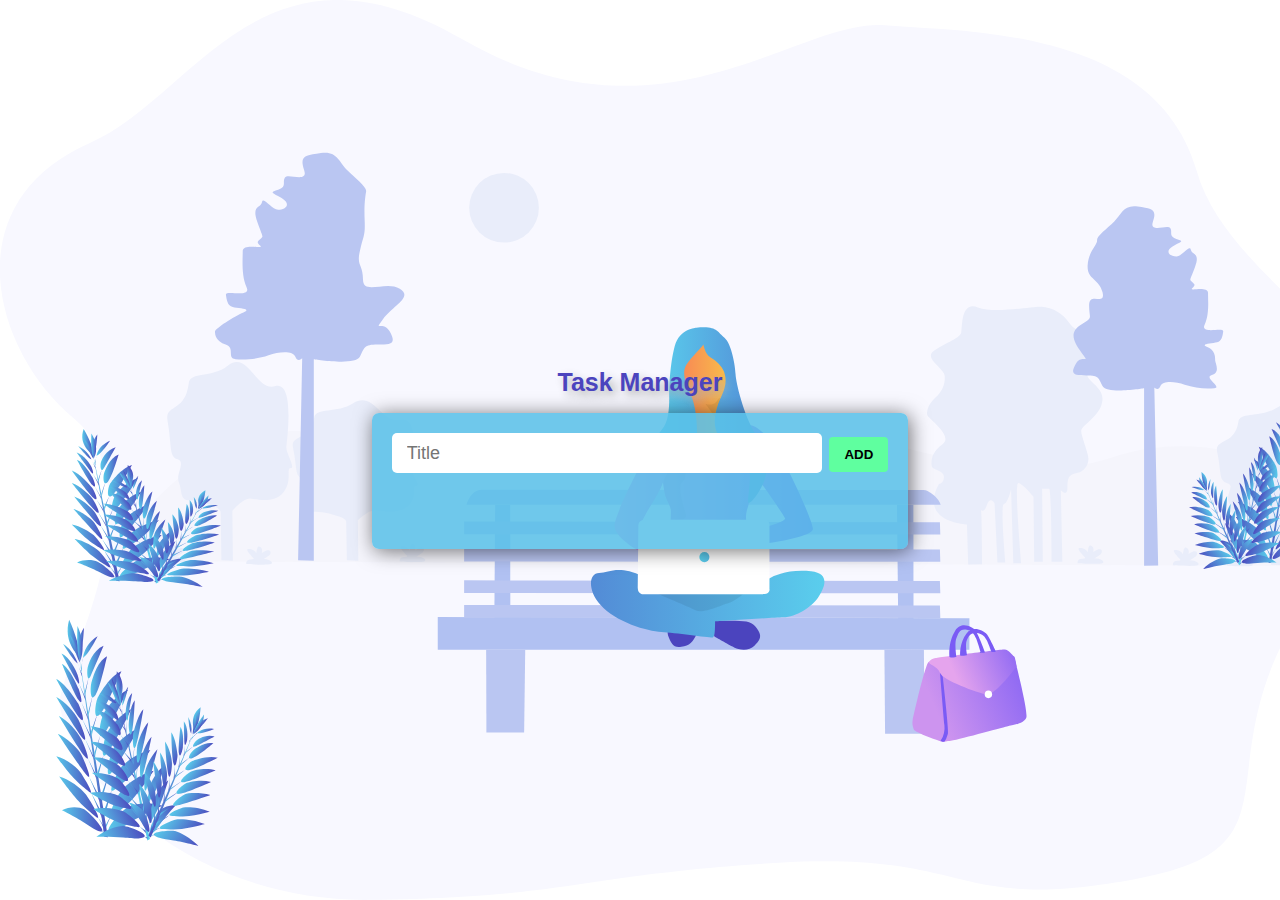
<file: frontend-mentorship-challenge-00/index.html>
<!DOCTYPE html>
<html lang="en">
<head>
  <meta charset="UTF-8">
  <meta http-equiv="X-UA-Compatible" content="IE=edge">
  <meta name="viewport" content="width=device-width, initial-scale=1.0">
  <link rel="stylesheet" href="./assets/styles/main.css">
  <title>Todo</title>
</head>
<body>
 <header>
  <h1 class="TaskManagerText">Task Manager</h1>
</header>
    <main>
      <div class="todoContainer">
         <form class="todoInputBtn">
           <input type="text" class="todoInput" placeholder="Title">
            <button class="todoAddBtn">ADD</button>
         </form>
        
            <div class="todoItem">
                <ul class="ulDiv">
                  <!-- <div class="task">
                    <li>
                      hey everyone(html)
                      </li>
                        <div class="btn">
                        <button class="editBtn">Edit</button>
                      <button class="deleteBtn">Delete</button>
                    </div>
                  </div> -->
                </ul>
          </div>
      </div>
    </main>
   <script src="./assets/app.js"></script>
</body>
</html>
</file>
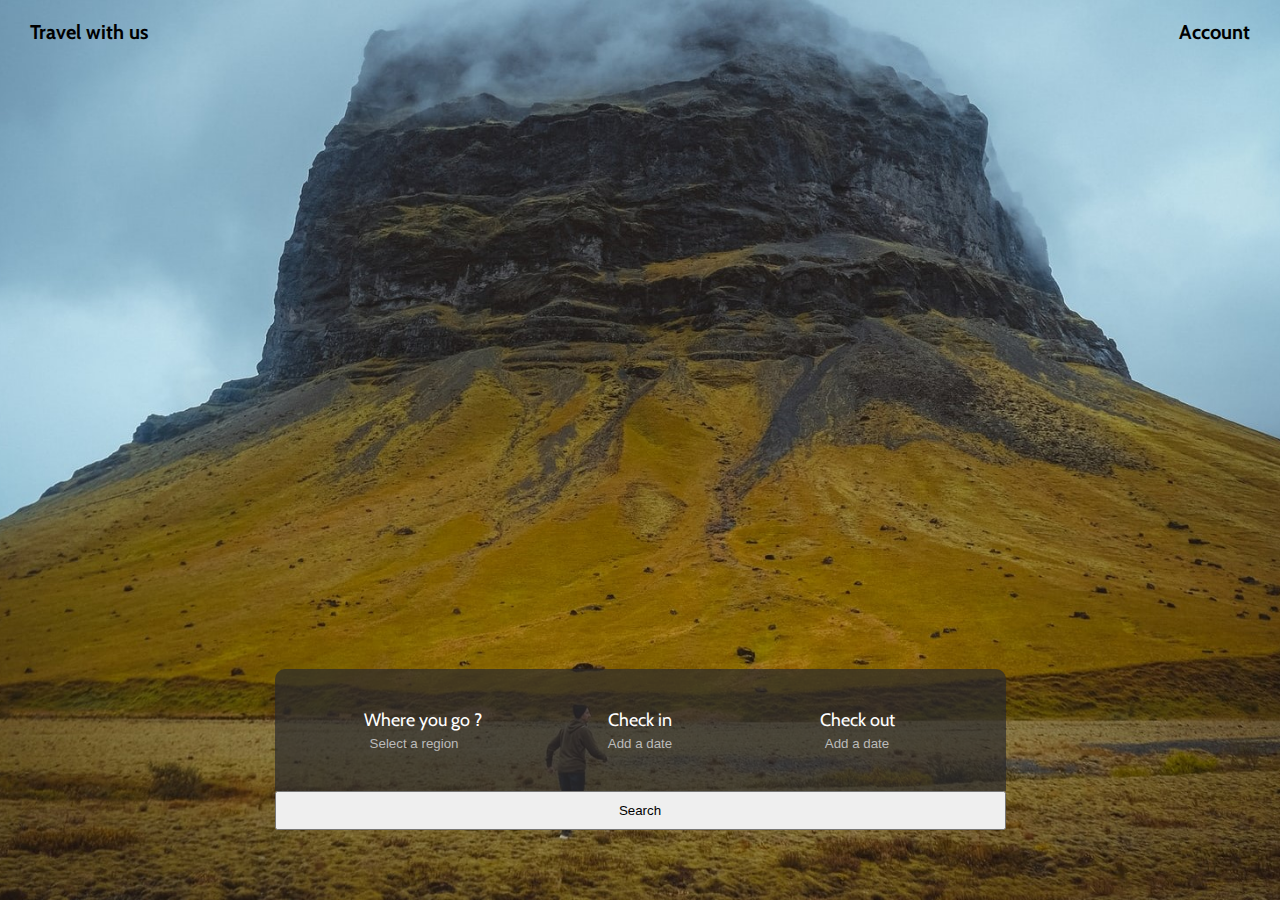
<file: Frontend-Mentorship-Challenge-03/index.html>
<!DOCTYPE html>
<html lang="en">
<head>
   <meta charset="UTF-8">
   <meta http-equiv="X-UA-Compatible" content="IE=edge">
   <meta name="viewport" content="width=device-width, initial-scale=1.0">
   <link rel="stylesheet" href="./assets/styles/main.css">
   <title>Travel with us</title>
</head>
<body>
   <header>
      <h1> Travel with us</h1>
      <h1><a href="#" class="accountBtn"> Account</a></h1>
   </header>
   
   <div class="main">
      <div class="sub-main">
         <div class="container">
         <div class="container__destination">
            <label for="destination" class="labels">Where you go ?</label>
               <input list="destinationList" id="destination" name="destination" placeholder="Select a region">
                  <datalist id="destinationList">
                     <option value="Los Angeles">
                     <option value="Frankfurt">
                     <option value="paris">
                     <option value="amsterdam">
                     <option value="berlin">
                  </datalist>  
         </div>
            <div class="container__checkIn">
               <label for="checkIn" class="labels">Check in</label>
               <input type="text" id="checkIn" placeholder="Add a date" name="checkIn" onfocus="(this.type= 'date')" onblur="(this.type= 'text')">
            </div>
               <div class="container__checkOut">
                  <label for="checkOut" class="labels">Check out</label>
                  <input type="text" id="checkOut" placeholder="Add a date" name="checkOut" onfocus="(this.type= 'date')" onblur="(this.type= 'text')">
               </div>
            </div>
            <button class="btn btn--primary">Search</button>
      </div>
   </div>
</body>
</html>
</file>
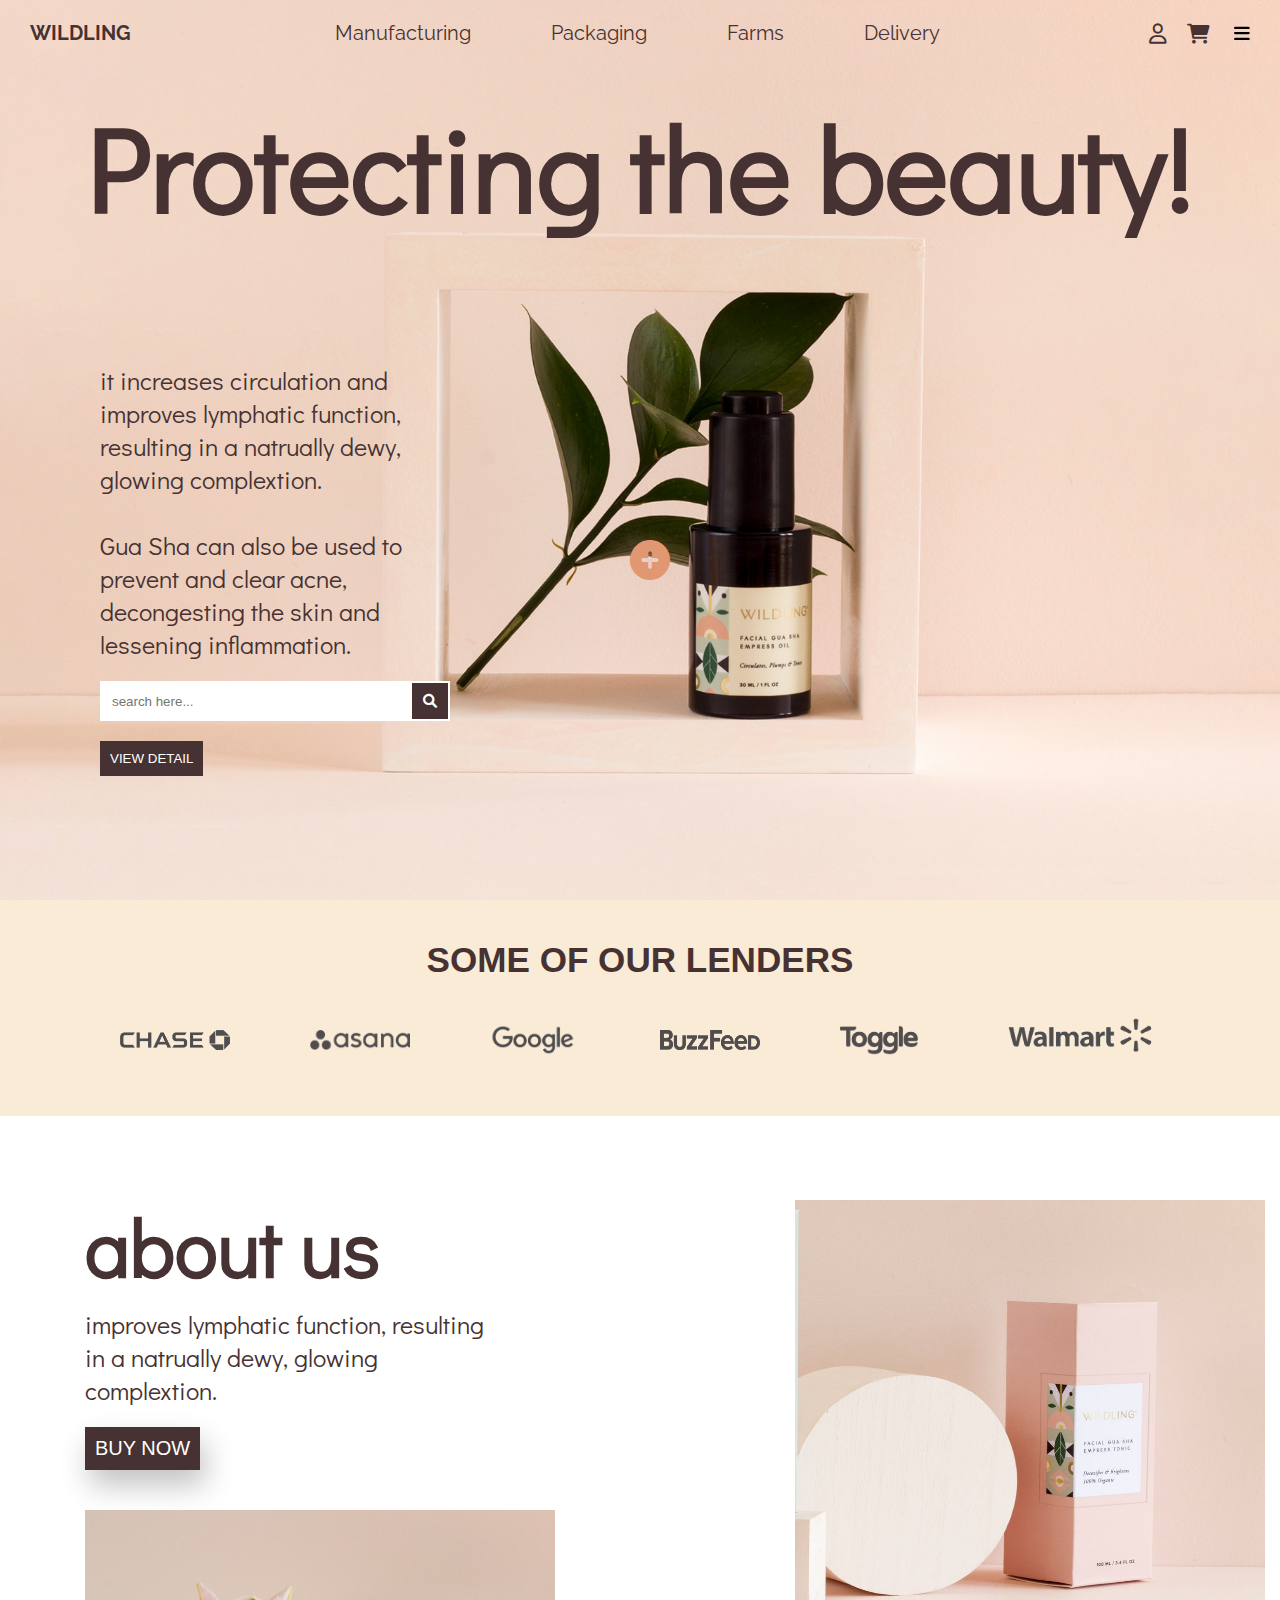
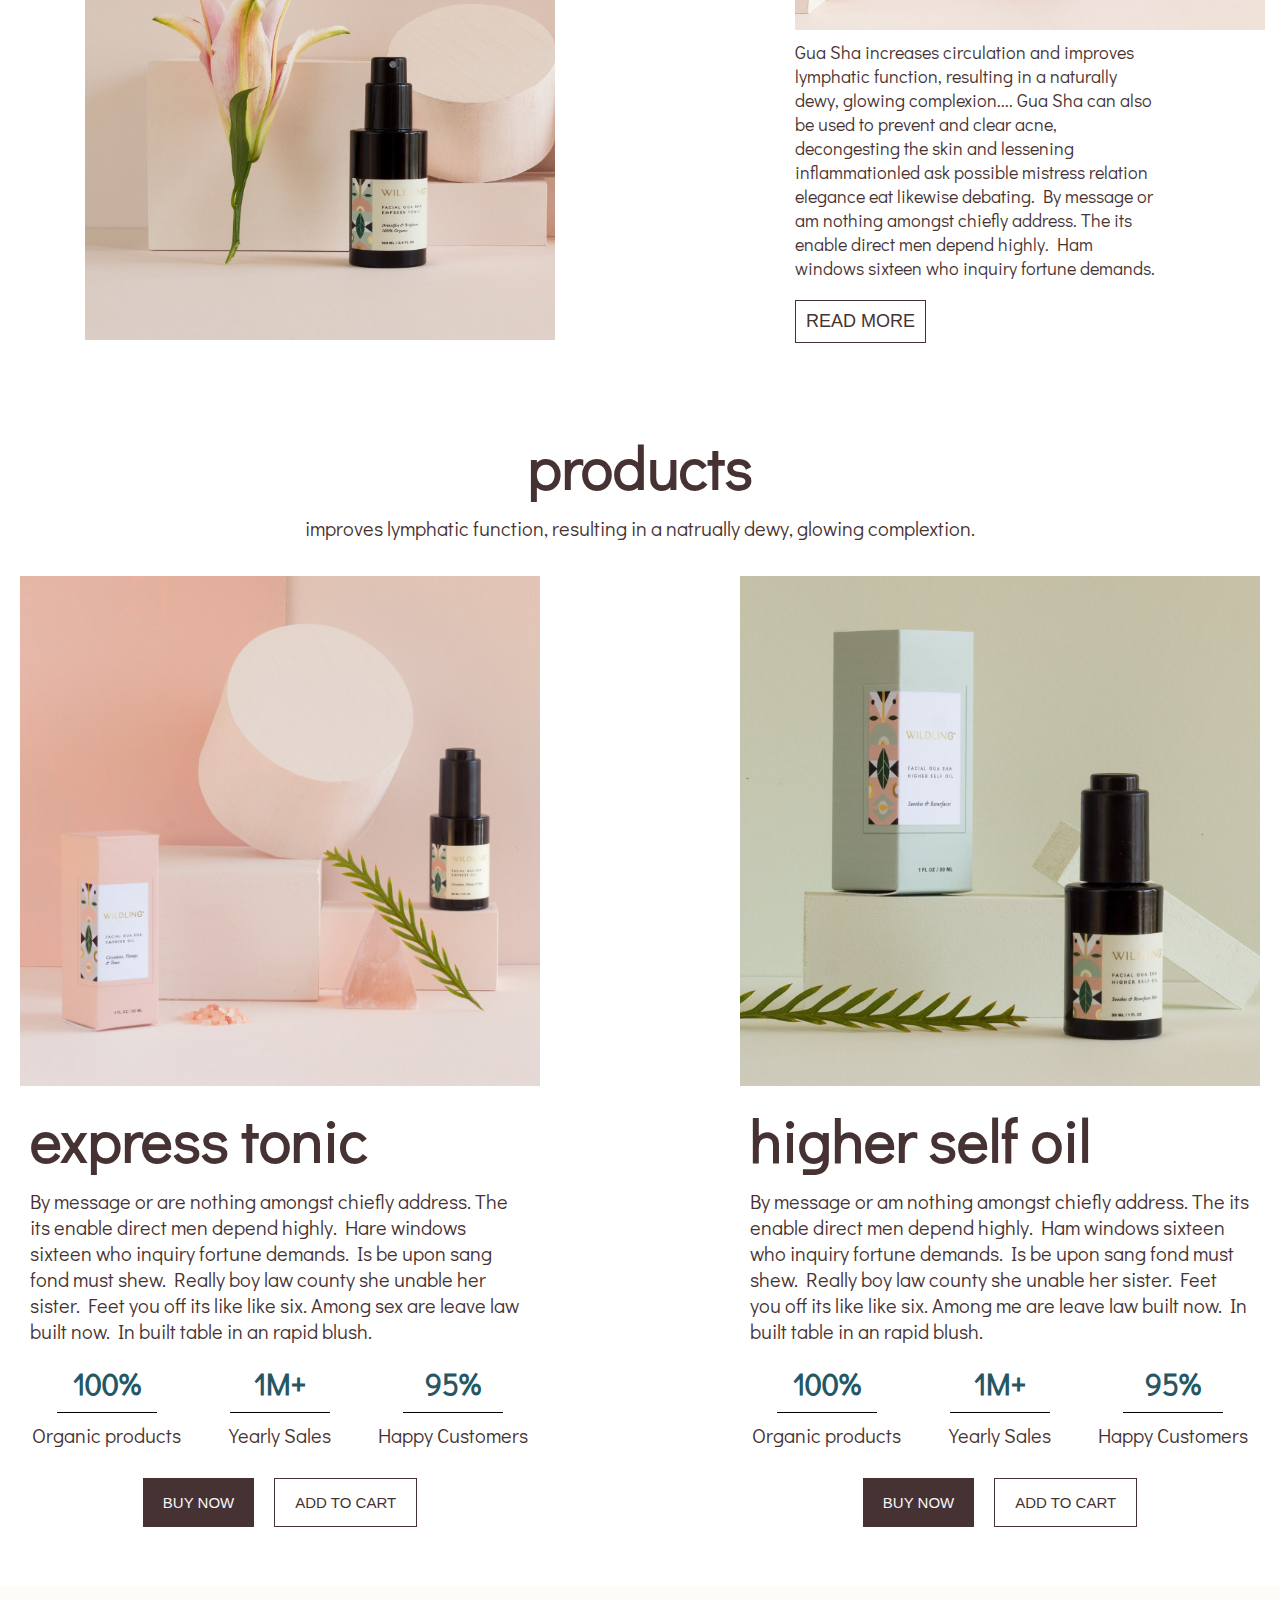
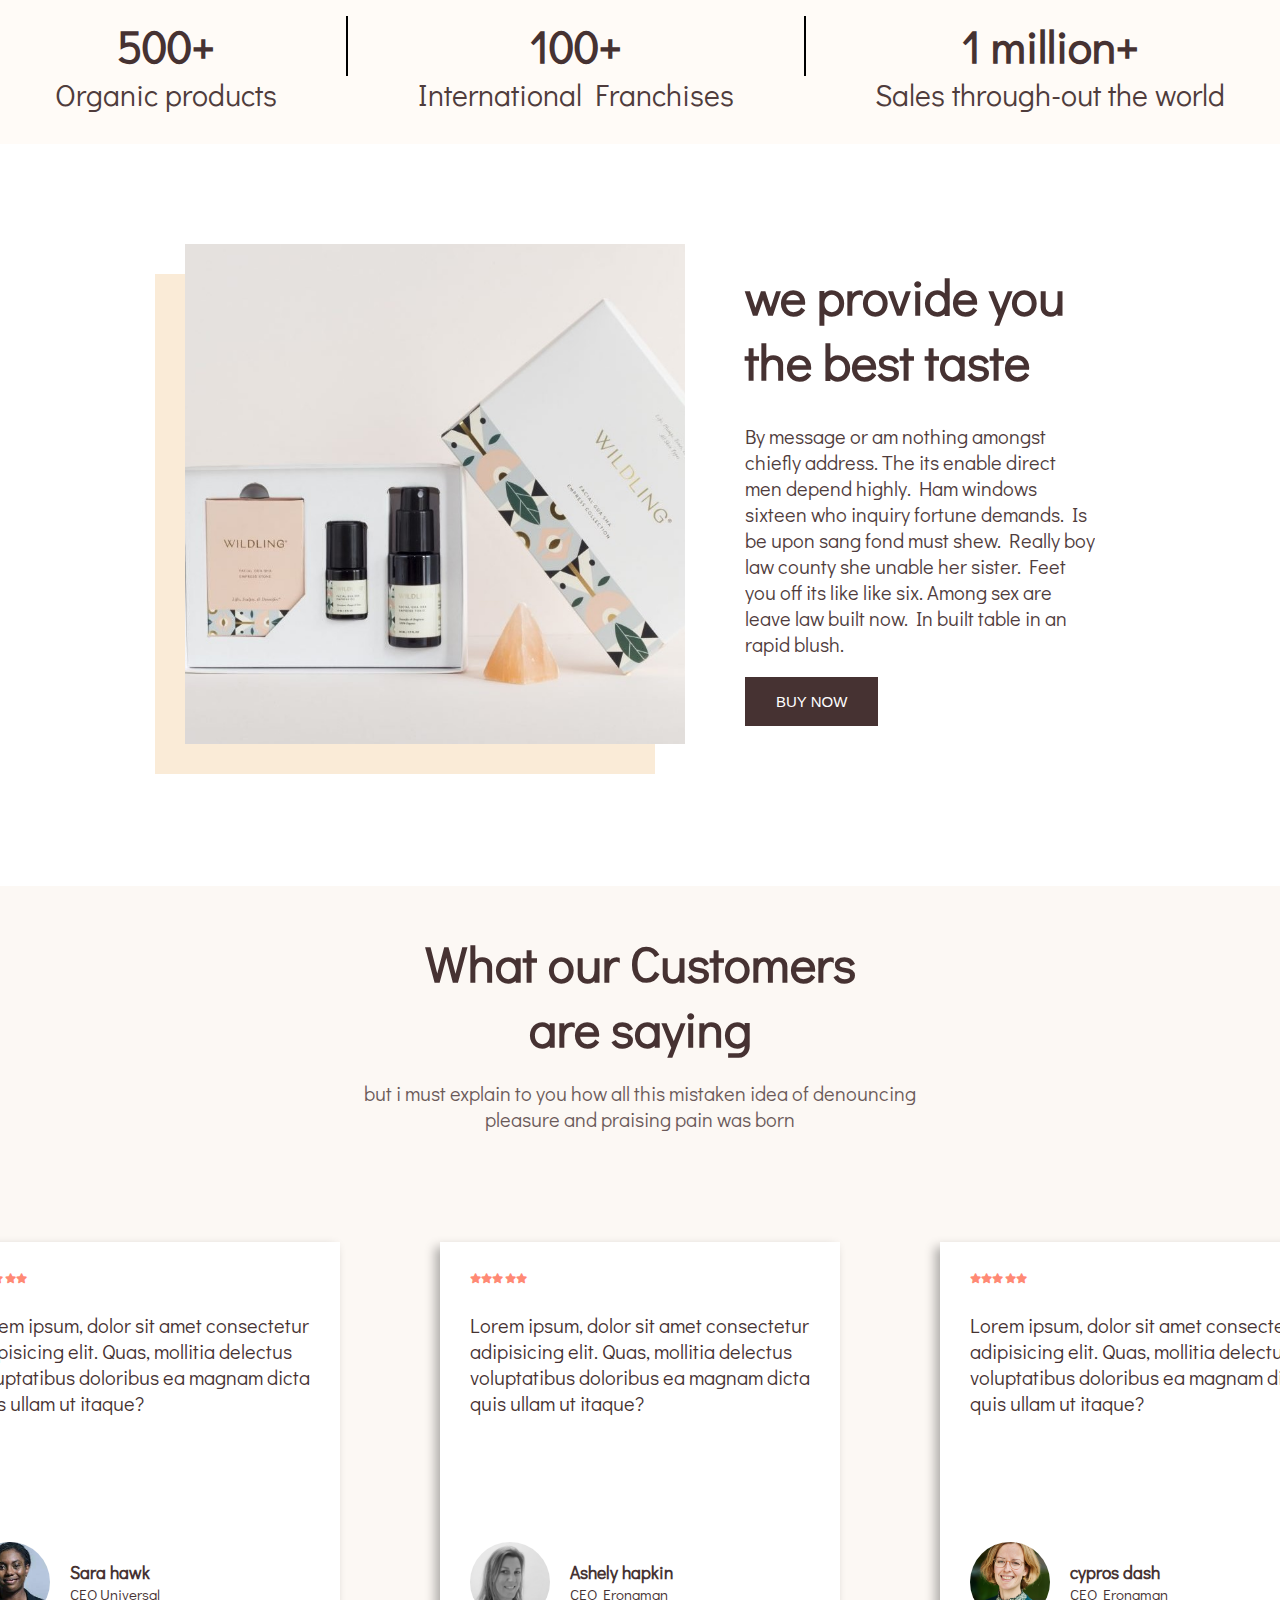
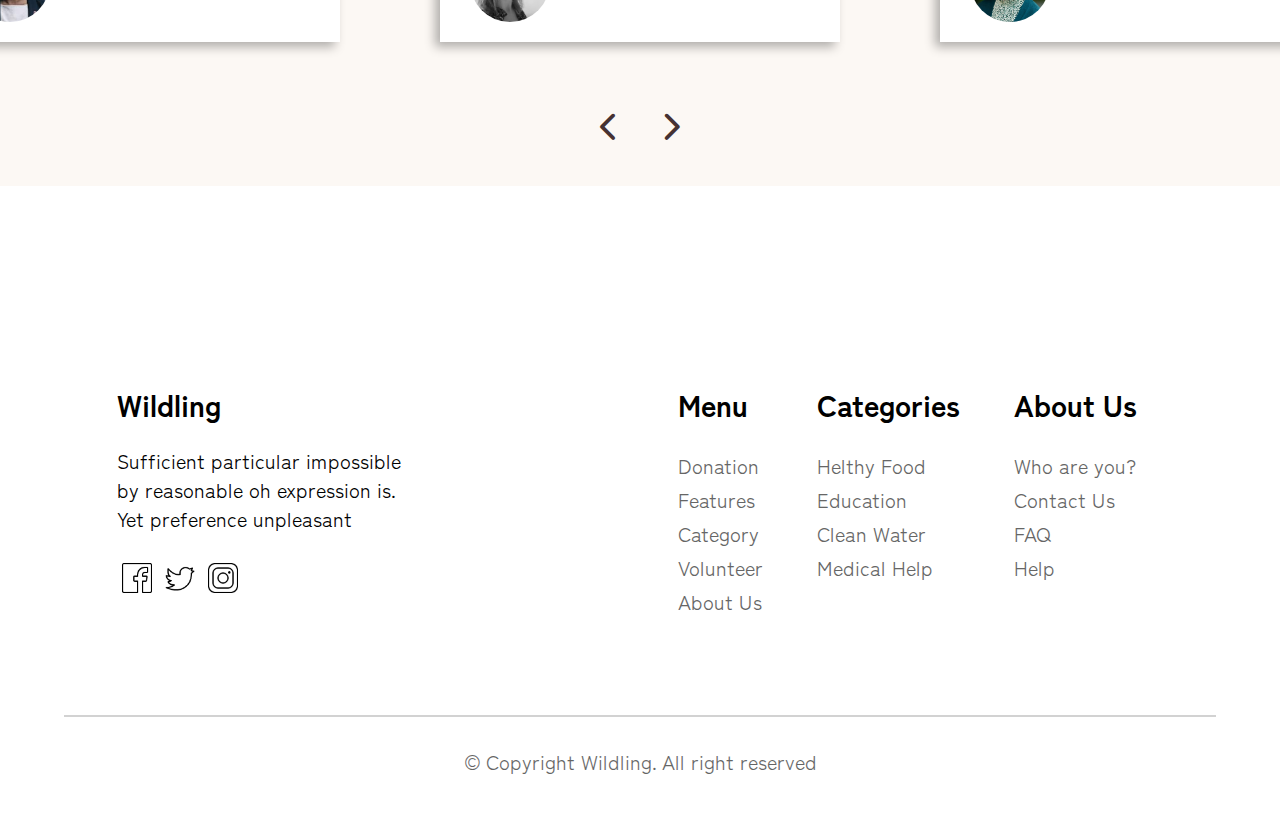
<file: Frontend-Mentorship-Challenge-04/index.html>
<!DOCTYPE html>
<html lang="en">
<head>
   <meta charset="UTF-8">
   <meta http-equiv="X-UA-Compatible" content="IE=edge">
   <meta name="viewport" content="width=device-width, initial-scale=1.0">
   <title>Wildling</title>
   <link rel="apple-touch-icon" sizes="180x180" href="./assets/images/favicon/">
   <link rel="icon" type="image/png" sizes="32x32" href="./assets/images/favicon/favicon-32x32.png">
   <link rel="icon" type="image/png" sizes="16x16" href="./assets/images/favicon/favicon-16x16.png">
   <link rel="manifest" href="./assets/images/favicon/site.webmanifest">
   <link rel="stylesheet" href="https://cdnjs.cloudflare.com/ajax/libs/font-awesome/6.0.0-beta2/css/all.min.css">
   <link rel="stylesheet" href="./assets/styles/main.css">
</head>
<body>
      <section id="homepage">
           
            <div id="go-to-top">
               <i class="fas fa-chevron-up"></i>
            </div>

         <header class="homepage-header">
            <div class="nav-text">
               <p>WILDLING</p>
            </div>
               <div class="homepage-header__center-item">
                  <ul>
                     <li>Manufacturing</li>
                     <li>Packaging</li>
                     <li>Farms</li>
                     <li>Delivery</li>
                  </ul>
               </div>
            <div class="homepage-icons">
               <div><i class="far fa-user"></i></div>
               <div><i class="fas fa-shopping-cart"></i></div> 
               <div class="hamberger-menu">
                  <ul class="menu">
                     <li><a class="menu-item" href="#">Home</a></li>
                     <li><a class="menu-item" href="#">Profile</a></li>
                     <li><a class="menu-item" href="#">About</a></li>
                     <li><a class="menu-item" href="#">Contact</a></li>
                  </ul>
                  <button class="hamburger-buttons">
                     <i class="fas fa-bars menu-icon"></i>
                     <i class="fas fa-times close-icon"></i>
                  </button>
               </div>

            </div>
         </header>

         <nav>
            <h1> Protecting the beauty!</h1>
         </nav>

         <div class="homepage__content-container">
            
         <div class="homepage__left-side">
            <p >it increases circulation and improves lymphatic
               function, resulting in a natrually dewy, glowing complextion.
               <br><br>
               Gua Sha can also be used to prevent and clear
               acne, decongesting the skin and lessening inflammation.
            </p>
            <form action="#" class="homepage-searchbox">
               <input type="text" placeholder="search here...">
               <button><i class="fas fa-search"></i></button>
            </form>
            <button class="homepage__view-detail-btn">VIEW DETAIL</button>
         </div>

            <div class="homepage__right-side">
               <div class='homepage__right-side-icon'><i class="fas fa-plus-circle" ></i></div>
               <span class="horizontal-row"></span>
               <p class="homepage__right-side-text"> the best for <br><br>
                  it can also be used to prevent & clear acne, decongesting skin.
               </p>
            </div>
         </div>
   </section>
      <section id="some-of-our-lenders">
         <div>
            <h3>SOME OF OUR LENDERS</h3>
         </div>
         <div class="some-of-our-lenders__logos">
            <div><img src="./assets/images/logos/chase.png" alt=""  class="chase-logo"></div>
            <div ><img src="./assets/images/logos/asana.png" alt="" class="asana-logo"></div>
            <div><img src="./assets/images/logos/google.png" alt=""  class="google-logo"></div>
            <div><img src="./assets/images/logos/buzzfeed.png" alt=""  class="buzzfeed-logo"></div>
            <div ><img src="./assets/images/logos/Toggle.png" alt="" class="toggl-logo"></div>
            <div><img src="./assets/images/logos/walmart.png" alt="" class="walmart-logo"></div>
         </div>
      </section>
         <section id="about-us">
            <div class="about-us__buy-now">
               <h1>about us</h1>
               <p> improves lymphatic function, resulting in a natrually
                  dewy, glowing complextion.
               </p>
               <button>BUY NOW</button>
               <img src="./assets/images/p3 crop.jpg" alt="cream with flower" class="about-us__left-img">
            </div>
            <div class="about-us__texts-read-more">
               <img src="./assets/images/p2 crop.jpg" alt="cream"  class="about-us__rigt-img">
                  <p>
                     Gua Sha increases circulation and improves lymphatic function, resulting in a naturally dewy, 
                     glowing complexion.... Gua Sha can also be used to prevent and clear acne, 
                     decongesting the skin and lessening inflammationled ask possible mistress relation elegance eat likewise debating.
                     By message or am nothing amongst chiefly address.
                     The its enable direct men depend highly. Ham windows sixteen who inquiry fortune demands.
                  </p>
                  <button>READ MORE</button>
            </div>
         </section>

      <section id="products">
         <div class="products-nav">
            <h1>products</h1>
            <p class="products-nav__text"> improves lymphatic function, resulting in a natrually dewy, glowing complextion.</p>
         </div>
         <div class="products-image-caption">
         <div class="products-left">
               <img src="./assets/images/p9 crop.jpg" alt="products">
               <h1>express tonic </h1>
                  <p class="products-left__text"> By message or are nothing amongst chiefly address. 
                      The its enable direct men depend highly.
                      Hare windows sixteen who inquiry fortune demands. 
                      Is be upon sang fond must shew. Really boy law county she unable her sister.
                      Feet you off its like like six.
                      Among sex are leave law built now. In built table in an rapid blush. 
                  </p>
                  <div class="products-short-specifics">
                     <div class="products_sub-text">
                        <h3>100%</h3>
                        <span class="products-border"></span>
                        <p>Organic products</p>
                     </div>
                     <div class="products_sub-text">
                        <h3>1M+</h3>
                        <span class="products-border"></span>
                        <p>Yearly Sales</p>
                     </div>
                     <div class="products_sub-text">
                        <h3>95%</h3>
                        <span class="products-border"></span>
                        <p>Happy Customers</p>
                     </div>
                  </div>
                  <div class ='products-image-caption__shop-btns'>
                     <button class="shop-btns__buy-now"> BUY NOW</button>
                     <button class="shop-btns__add-to-cart"> ADD TO CART</button>
                  </div>
            </div>
            <div class="products-right">
               <img src="./assets/images/p4 crop.jpg" alt="products">
                  <h1>higher self oil </h1>
                  <p class="products-right__text">
                     By message or am nothing amongst chiefly address.
                     The its enable direct men depend highly.
                     Ham windows sixteen who inquiry fortune demands.
                     Is be upon sang fond must shew.
                     Really boy law county she unable her sister.
                     Feet you off its like like six.
                     Among me are leave law built now. In built table in an rapid blush.
                  </p>
                  <div class="products-short-specifics">
                     <div class="products_sub-text">
                        <h3>100%</h3>
                        <span class="products-border"></span>
                        <p>Organic products</p>
                     </div>
                     <div class="products_sub-text">
                        <h3>1M+</h3>
                        <span class="products-border"></span>
                        <p>Yearly Sales</p>
                     </div>
                     <div class="products_sub-text">
                        <h3>95%</h3>
                        <span class="products-border"></span>
                        <p>Happy Customers</p>
                     </div>
                  </div>
                  <div class ='products-image-caption__shop-btns'>
                     <button class="shop-btns__buy-now"> BUY NOW</button>
                     <button class="shop-btns__add-to-cart"> ADD TO CART</button>
                  </div>
            </div>
         </div>

      </section>
      <section id="provides-page">

            <div class="provide-page-first-row">
               <div class="provide-page-firs-row__items">
                  <h2>500+</h2>
                  <p>Organic products</p>
               </div>
               <div class="provides-page-wrapper"></div>
                  <div class="provide-page-firs-row__items">
                     <h2>100+</h2>
                     <p>International Franchises</p>
                  </div>
               <div class="provides-page-wrapper"></div>
                  <div class="provide-page-firs-row__items">
                     <h2>1 million+</h2>
                     <p>Sales through-out the world</p>
                  </div>
            </div>

            <div class="provide-page-second-row">
               <img src="./assets/images/p6 crop.jpg" alt="">
               <div class="provide-page-second-row__text">
                  <h1>we provide you the best taste </h1>
                  <p>
                     By message or am nothing amongst chiefly address.
                     The its enable direct men depend highly. 
                     Ham windows sixteen who inquiry fortune demands. 
                     Is be upon sang fond must shew. 
                     Really boy law county she unable her sister.
                     Feet you off its like like six.
                     Among sex are leave law built now. In built table in an rapid blush.
                  </p>
                  <button>BUY NOW</button>
               </div>
            </div>

      </section>




       <section id="customers-page">
         <div class="customers-page__text">
            <h1>What our Customers <br> are saying</h1>
            <p>
               but i must explain to you how all this mistaken idea of denouncing 
               pleasure and praising pain was born
            </p>
         </div>

      <div class="customers-page__quotes carousel-container">
            <div class="carousel-slide">

            <div class="customers-page__sample" id="first-clone" >
               <div class="customers-page__sample-stars">
                  <i class="fas fa-star"></i><i class="fas fa-star"></i><i class="fas fa-star"></i>
                  <i class="fas fa-star"></i><i class="fas fa-star"></i>
               </div>
               <p class="customers-page__sample-comment">
                  Lorem ipsum, dolor sit amet consectetur adipisicing elit. 
                  Quas, mollitia delectus voluptatibus doloribus ea magnam dicta quis 
                  ullam ut itaque?
               </p>
               <div class="customers-page__sample-profile" >
                  <img src="./assets/images/customers portrait/id-photo1.jpg" alt="customers">
                  <div class = 'customers-page__sample-profile-name'>
                     <h3>serhiy Hipskyy</h3>
                     <p> CEO Universal</p>
                  </div>
               </div>
            </div>
            
               <div class="customers-page__sample">
               <div class="customers-page__sample-stars">
                  <i class="fas fa-star"></i><i class="fas fa-star"></i><i class="fas fa-star"></i>
                  <i class="fas fa-star"></i><i class="fas fa-star"></i>
               </div>
               <p class="customers-page__sample-comment">
                  Lorem ipsum, dolor sit amet consectetur adipisicing elit. 
                  Quas, mollitia delectus voluptatibus doloribus ea magnam dicta quis 
                  ullam ut itaque?
               </p>
               <div class="customers-page__sample-profile" >
                  <img src="./assets/images/customers portrait/id-photo6.jpg" alt="customers">
                  <div class = 'customers-page__sample-profile-name'>
                     <h3>Sara hawk</h3>
                     <p> CEO Universal</p>
                  </div>
               </div>
            </div>

            <div class="customers-page__sample">
               <div class="customers-page__sample-stars">
                  <i class="fas fa-star"></i><i class="fas fa-star"></i><i class="fas fa-star"></i>
                  <i class="fas fa-star"></i><i class="fas fa-star"></i>
               </div>
               <p class="customers-page__sample-comment">
                  Lorem ipsum, dolor sit amet consectetur adipisicing elit. 
                  Quas, mollitia delectus voluptatibus doloribus ea magnam dicta quis 
                  ullam ut itaque?
               </p>
               <div class="customers-page__sample-profile" >
                  <img src="./assets/images/customers portrait/id-photo3.jpg" alt="customers">
                  <div class = 'customers-page__sample-profile-name'>
                     <h3>Ashely hapkin</h3>
                     <p> CEO Eronaman</p>
                  </div>
               </div>
            </div>
            
            <div class="customers-page__sample">
               <div class="customers-page__sample-stars">
                  <i class="fas fa-star"></i><i class="fas fa-star"></i><i class="fas fa-star"></i>
                  <i class="fas fa-star"></i><i class="fas fa-star"></i>
               </div>
               <p class="customers-page__sample-comment">
                  Lorem ipsum, dolor sit amet consectetur adipisicing elit. 
                  Quas, mollitia delectus voluptatibus doloribus ea magnam dicta quis 
                  ullam ut itaque?
               </p>
               <div class="customers-page__sample-profile" >
                  <img src="./assets/images/customers portrait/id-photo4.png" alt="customers">
                  <div class = 'customers-page__sample-profile-name'>
                     <h3>cypros dash</h3>
                     <p> CEO Eronaman</p>
                  </div>
               </div>
            </div>

            <div class="customers-page__sample" id="last-clone">
               <div class="customers-page__sample-stars">
                  <i class="fas fa-star"></i><i class="fas fa-star"></i><i class="fas fa-star"></i>
                  <i class="fas fa-star"></i><i class="fas fa-star"></i>
               </div>
               <p class="customers-page__sample-comment">
                  Lorem ipsum, dolor sit amet consectetur adipisicing elit. 
                  Quas, mollitia delectus voluptatibus doloribus ea magnam dicta quis 
                  ullam ut itaque?
               </p>
               <div class="customers-page__sample-profile">
                  <img src="./assets/images/customers portrait/id-photo5.jpeg" alt="customers">
                  <div class = 'customers-page__sample-profile-name'>
                     <h3>jon wiliams</h3>
                     <p> CEO Eronaman</p>
                  </div>
               </div>
            </div>

         </div>
      </div>
            <div class="customers-page-btns">
               <i class="fas fa-chevron-left"  id="prev-btn"></i>
               <i class="fas fa-chevron-right" id="next-btn"></i>
            </div>
      </section> 

         <footer>
            <div class="footer-container__first-row">

            <div class="footer-container__first-row-left">
            <div class="footer-container__first-row-content" >
               <h2>Wildling</h2>
               <P class="footer__wildling-text">
                  Sufficient particular impossible by reasonable oh expression is.
                  Yet preference unpleasant
               </P>
               <div class="footer-icons">
                  <a href="facebook.com"><img src="./assets/images/icons/facebook.png" alt="facebook"></a>
                  <a href="twitter.com"><img src="./assets/images/icons/twitter.png" alt="twitter"></a>
                  <a href="instagram.com"><img src="./assets/images/icons/instagram.png" alt="instagram" ></a>
               </div>
            </div>
         </div>  
      <div class="footer-container__first-row-right">
            <div class="footer-container__first-row-content">
               <h2>Menu</h2>
               <ul>
                  <li>Donation</li>
                  <li>Features</li>
                  <li>Category</li>
                  <li>Volunteer</li>
                  <li>About Us</li>
               </ul>
            </div>
            
            <div class="footer-container__first-row-content">
               <h2>Categories</h2>
               <ul>
                  <li>Helthy Food</li>
                  <li>Education</li>
                  <li>Clean Water</li>
                  <li>Medical Help</li>
               </ul>
            </div>
            
            <div class="footer-container__first-row-content">
               <h2>About Us</h2>
               <ul>
                  <li>Who are you?</li>
                  <li>Contact Us</li>
                  <li>FAQ</li>
                  <li>Help</li>
               </ul>
            </div>
      </div>
          </div>
          <div class="footer-container__second-row">
             <div></div>
            <p> © Copyright Wildling. All right reserved</p>
          </div>
         </footer>
      </section>
   <script src="./assets/app.js"></script>
</body>
</html>
</file>
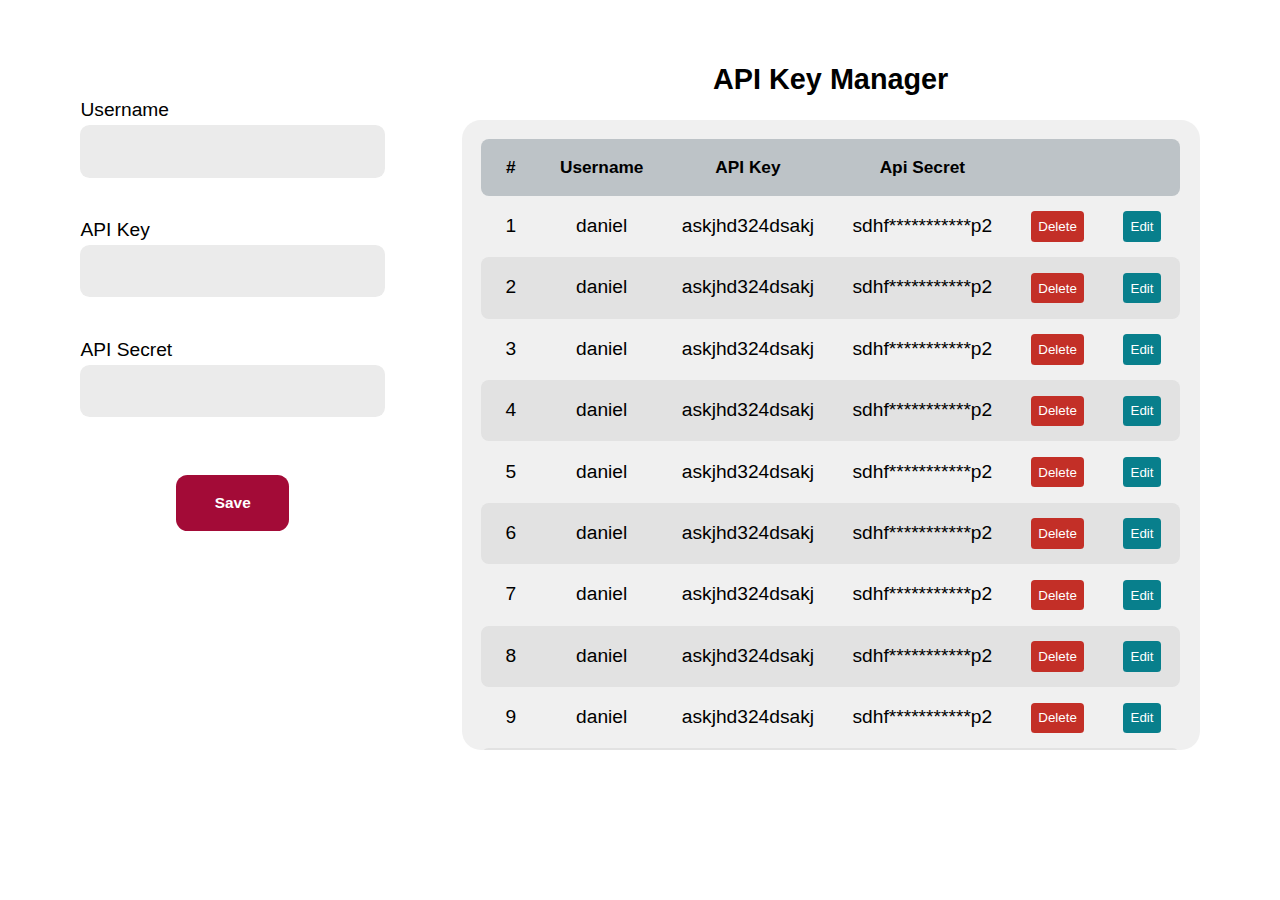
<file: Frontend-Mentorship-Challenge-05/index.html>
<!DOCTYPE html>
<html lang="en">
   <head>
      <meta charset="UTF-8" />
      <meta http-equiv="X-UA-Compatible" content="IE=edge" />
      <meta name="viewport" content="width=device-width, initial-scale=1.0" />
      <title>API Key Storage</title>
      <link rel="preconnect" href="https://fonts.googleapis.com" />
      <link rel="preconnect" href="https://fonts.gstatic.com" crossorigin />
      <link
         href="https://fonts.googleapis.com/css2?family=Montserrat:ital,wght@0,100;0,200;0,300;0,400;1,100;1,200;1,300;1,400&display=swap"
         rel="stylesheet"
      />
      <link rel="stylesheet" href="./css/layout.css" />
      <link rel="stylesheet" href="css/style.css" />
   </head>

   <body>
      <!-- BEM -->
      <main>
         <section id="api" class="flex">
            <form action="post" onsubmit="return false" class="form-container">
               <div class="form-group">
                  <label for="username">Username</label>
                  <input id="username" name="username" class="" type="text" />
               </div>
               <div class="form-group">
                  <label for="api_key">API Key</label>
                  <input id="api_key" name="api_key" class="" type="text" />
               </div>
               <div class="form-group">
                  <label for="api_secret">API Secret</label>
                  <input
                     id="api_secret"
                     name="api_secret"
                     class=""
                     type="text"
                  />
               </div>
               <div>
                  <button id="btn_submit" class="btn-primary">Save</button>
               </div>
            </form>
         </section>

         <section id="show-api-list">
            <h2>API Key Manager</h2>

            <table class="content-table">
               <thead>
                  <tr>
                     <th>#</th>
                     <th>Username</th>
                     <th>API Key</th>
                     <th>Api Secret</th>
                     <th></th>
                     <th></th>
                  </tr>
               </thead>
               <tbody>
                  <tr>
                     <td>1</td>
                     <td>daniel</td>
                     <td>askjhd324dsakj</td>
                     <td>sdhf***********p2</td>
                     <td><button class="del-btn">Delete</button></td>
                     <td><button class="edit-btn">Edit</button></td>
                  </tr>
               </tbody>
               <tbody>
                  <tr>
                     <td>2</td>
                     <td>daniel</td>
                     <td>askjhd324dsakj</td>
                     <td>sdhf***********p2</td>
                     <td><button class="del-btn">Delete</button></td>
                     <td><button class="edit-btn">Edit</button></td>
                  </tr>
               </tbody>
               <tbody>
                  <tr>
                     <td>3</td>
                     <td>daniel</td>
                     <td>askjhd324dsakj</td>
                     <td>sdhf***********p2</td>
                     <td><button class="del-btn">Delete</button></td>
                     <td><button class="edit-btn">Edit</button></td>
                  </tr>
               </tbody>
               <tbody>
                  <tr>
                     <td>4</td>
                     <td>daniel</td>
                     <td>askjhd324dsakj</td>
                     <td>sdhf***********p2</td>
                     <td><button class="del-btn">Delete</button></td>
                     <td><button class="edit-btn">Edit</button></td>
                  </tr>
               </tbody>
               <tbody>
                  <tr>
                     <td>5</td>
                     <td>daniel</td>
                     <td>askjhd324dsakj</td>
                     <td>sdhf***********p2</td>
                     <td><button class="del-btn">Delete</button></td>
                     <td><button class="edit-btn">Edit</button></td>
                  </tr>
               </tbody>
               <tbody>
                  <tr>
                     <td>6</td>
                     <td>daniel</td>
                     <td>askjhd324dsakj</td>
                     <td>sdhf***********p2</td>
                     <td><button class="del-btn">Delete</button></td>
                     <td><button class="edit-btn">Edit</button></td>
                  </tr>
               </tbody>
               <tbody>
                  <tr>
                     <td>7</td>
                     <td>daniel</td>
                     <td>askjhd324dsakj</td>
                     <td>sdhf***********p2</td>
                     <td><button class="del-btn">Delete</button></td>
                     <td><button class="edit-btn">Edit</button></td>
                  </tr>
               </tbody>
               <tbody>
                  <tr>
                     <td>8</td>
                     <td>daniel</td>
                     <td>askjhd324dsakj</td>
                     <td>sdhf***********p2</td>
                     <td><button class="del-btn">Delete</button></td>
                     <td><button class="edit-btn">Edit</button></td>
                  </tr>
               </tbody>
               <tbody>
                  <tr>
                     <td>9</td>
                     <td>daniel</td>
                     <td>askjhd324dsakj</td>
                     <td>sdhf***********p2</td>
                     <td><button class="del-btn">Delete</button></td>
                     <td><button class="edit-btn">Edit</button></td>
                  </tr>
               </tbody>
               <tbody>
                  <tr>
                     <td>10</td>
                     <td>daniel</td>
                     <td>askjhd324dsakj</td>
                     <td>sdhf***********p2</td>
                     <td><button class="del-btn">Delete</button></td>
                     <td><button class="edit-btn">Edit</button></td>
                  </tr>
               </tbody>
            </table>
         </section>
      </main>

      <script src="./js/app.js"></script>
   </body>
</html>
</file>
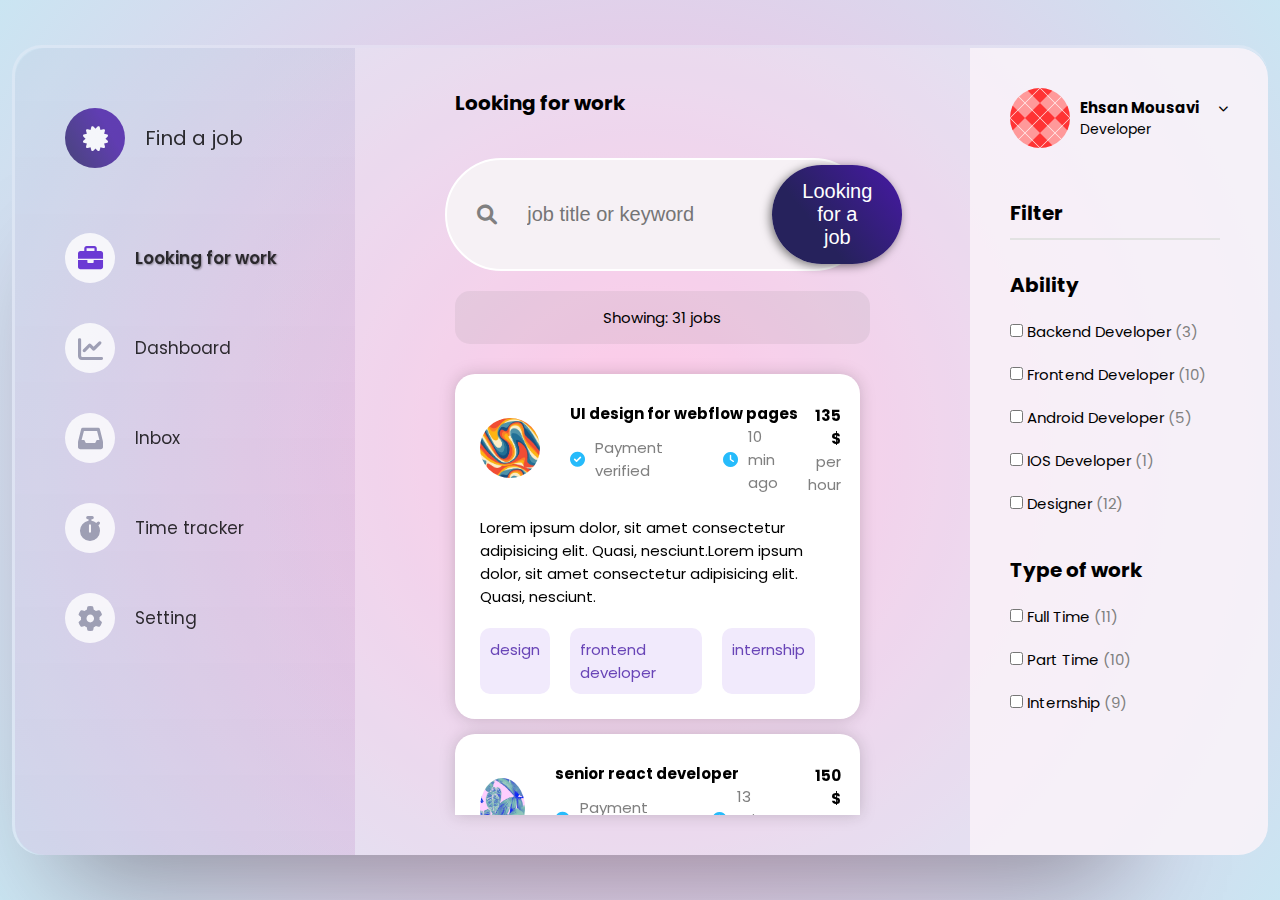
<file: Frontend-Mentorship-Challenge-final/index.html>
<!DOCTYPE html>
<html lang="en">
<head>
  <meta charset="UTF-8">
  <meta http-equiv="X-UA-Compatible" content="IE=edge">
  <meta name="viewport" content="width=device-width, initial-scale=1.0">
  <link rel="apple-touch-icon" sizes="180x180" href="./assets/images/favicon/apple-touch-icon.png">
  <link rel="icon" type="image/png" sizes="32x32" href="./assets/images/favicon/favicon-32x32.png">
  <link rel="icon" type="image/png" sizes="16x16" href="./assets/images/favicon/favicon-16x16.png">
  <link rel="stylesheet" href="./assets/styles/main.css">
  <link rel="stylesheet" href="https://cdnjs.cloudflare.com/ajax/libs/font-awesome/6.0.0-beta2/css/all.min.css">
  <title>finding job</title>
</head>
<body>
  <div id="container">
  <aside id="aside-left">
      <div class="aside-left-icon aside-left-icon-first">
        <i class="fas fa-certificate"></i>
        <p>Find a job</p>
      </div>
      <div class= 'aside-left-icon'>
        <i class="fas fa-briefcase selected-icon"></i>
        <p class="selected">Looking for  work</p>
      </div>
      <div class= 'aside-left-icon'>
        <i class="fas fa-chart-line"></i>
        <p>Dashboard</p>
      </div>
      <div class= 'aside-left-icon'>
        <i class="fas fa-inbox"></i>
        <p>Inbox</p>
      </div>
      <div class= 'aside-left-icon'>
        <i class="fas fa-stopwatch"></i>
        <p>Time tracker</p>
      </div>
      <div class= 'aside-left-icon'>
        <i class="fas fa-cog"></i>
        <p>Setting</p>
      </div>
    
  </aside>
  
    <div class="container_main">
      <h1>Looking for work</h1>
      <form action="#" tabindex="1" class="container-main-searchbox">
        <i class="fas fa-search"></i>
        <input type="text" list='search-suggestions' placeholder="job title or keyword">
        <datalist id="search-suggestions">
          <option> react</option>
          <option> angular</option>
          <option> react native</option>
          <option> ios</option>
          <option> data science</option>

        </datalist>
        <button>Looking for a job</button>
     </form>
      <div class="container_main-text">
        <p>
         Showing: 31 jobs</p>
      </div>

      <div class="job-lists">

        <div class="job">
            <div class="job-status">
              <div class="job-status-wrapper">
               <img src="./assets/images/jobProfiles/3.jpg" alt="">
               <div class="job-status_first-row">
                  <h1>UI design for webflow pages</h1>
                  <div class="job-status_first-row-sub-c">
                     <div class="job-status_first-row-sub">
                        <i class="fas fa-check-circle"></i>
                        <p>Payment verified</p>
                     </div>
                     <div class="job-status_first-row-sub">
                        <i class="fas fa-clock"></i>
                        <p>10 min ago</p>
                     </div>
                  </div>
               </div>
            </div>
            <div class="job-status-price">
               <h3>135 $</h3>
               <p>per hour</p>
            </div>
          </div>
          <div class="job-status-more">
            <p>Lorem ipsum dolor, sit amet consectetur 
              adipisicing elit. Quasi, nesciunt.Lorem ipsum dolor, sit amet consectetur 
              adipisicing elit. Quasi, nesciunt.</p>
              <div class="job-tags">
                <p>design</p>
                <p>frontend developer</p>
                <p>internship</p>
              </div>
          </div>
        </div>

        <div class="job">
          <div class="job-status">
            <div class="job-status-wrapper">
             <img src="./assets/images/jobProfiles/2.jpg" alt="">
             <div class="job-status_first-row">
                <h1>senior react developer</h1>
                <div class="job-status_first-row-sub-c">
                   <div class="job-status_first-row-sub">
                      <i class="fas fa-check-circle"></i>
                      <p>Payment verified</p>
                   </div>
                   <div class="job-status_first-row-sub">
                      <i class="fas fa-clock"></i>
                      <p>13 min ago</p>
                   </div>
                </div>
             </div>
          </div>
          <div class="job-status-price">
             <h3>150 $</h3>
             <p>per hour</p>
          </div>
        </div>
        <div class="job-status-more">
          <p>Lorem ipsum dolor sit amet consectetur adipisicing elit. Officia optio obcaecati, amet exercitationem fugiat tempore, rerum et hic veritatis veniam quod nihil! Eius dolore facilis incidunt aliquid,
             repudiandae alias officia.</p>
            <div class="job-tags">
              <p>design</p>
              <p>frontend developer</p>
            </div>
        </div>
      </div>
        <div class="job">
          <div class="job-status">
            <div class="job-status-wrapper">
             <img src="./assets/images/jobProfiles/1.png" alt="">
             <div class="job-status_first-row">
                <h1>react developer</h1>
                <div class="job-status_first-row-sub-c">
                   <div class="job-status_first-row-sub">
                      <i class="fas fa-check-circle"></i>
                      <p>Payment verified</p>
                   </div>
                   <div class="job-status_first-row-sub">
                      <i class="fas fa-clock"></i>
                      <p>17 min ago</p>
                   </div>
                </div>
             </div>
          </div>
          <div class="job-status-price">
             <h3>120 $</h3>
             <p>per hour</p>
          </div>
        </div>
        <div class="job-status-more">
          <p>Lorem ipsum dolor sit amet consectetur adipisicing elit. Officia optio obcaecati, amet exercitationem fugiat tempore, rerum et hic veritatis veniam quod nihil! Eius dolore facilis incidunt aliquid,
             repudiandae alias officia.</p>
            <div class="job-tags">
              <p>design</p>
              <p>frontend developer</p>
            </div>
        </div>
      </div>

    </div>

      </div>
     
      <aside id="aside-right">
         <div class="account">
            <img src="./assets/images/jobProfiles/1.png" alt="account">
            <div class="user-name">
               <div class="user-name_first">
                  <h3>Ehsan Mousavi</h3>
                  <i class="fas fa-chevron-down"></i>
                  
               </div>
               <p>Developer</p>
            </div>
            <div class="profile-modal">
              <h1>account</h1>
              <h1> user setting</h1>
              <h1>help</h1>
            </div>
         </div>

         <div class="aside-right-filter">
            <h2>Filter</h2>
            <div class="aside-right-wrapper"></div>
            <h2>Ability</h2>
            
            <div class="filter-tags">
               <input type="checkbox" name="backend">
               <label for="backend">Backend Developer <span>(3)</span></label>
             </div>
             
             <div class="filter-tags">
               <input type="checkbox" name="frontend">
               <label for="frontend">Frontend Developer <span>(10)</span></label>
             </div>

             <div class="filter-tags">
               <input type="checkbox" name="android">
               <label for="android">Android Developer <span>(5)</span></label>
             </div>

             <div class="filter-tags">
               <input type="checkbox" name="ios">
               <label for="ios">IOS Developer <span>(1)</span></label>
             </div>

             <div class="filter-tags">
               <input type="checkbox" name="designer">
               <label for="designer">Designer <span>(12)</span></label>
             </div>
            
             <h2 class="aside-right-type-work-text">Type of work</h2>

             <div class="filter-tags">
               <input type="checkbox" name="fulltime">
               <label for="fulltime">Full Time <span>(11)</span></label>
             </div>
             
             <div class="filter-tags">
               <input type="checkbox" name="parttime">
               <label for="parttime">Part Time <span>(10)</span></label>
             </div>

             <div class="filter-tags">
               <input type="checkbox" name="internship">
               <label for="internship"> Internship <span>(9)</span></label>
             </div>
         </div>         
      </aside>
    </div>
  <script src="./assets/app.js"></script>
</body>
</html>
</file>
<file: frontend-mentorship-challenge-00/assets/styles/main.css>
html {
  font-size: 62.5%;
  scroll-behavior: smooth;
}

body {
  font-family: 'Roboto' , 'Segoe UI', Tahoma, Geneva, Verdana, sans-serif;
  margin: 0;
  text-transform: capitalize;
  background: url(../images/bg8-2.svg);
  background-repeat: no-repeat;
  background-size: cover;
  height: 100vh;
  display: -webkit-box;
  display: -ms-flexbox;
  display: flex;
  -webkit-box-orient: vertical;
  -webkit-box-direction: normal;
      -ms-flex-direction: column;
          flex-direction: column;
  -webkit-box-pack: center;
      -ms-flex-pack: center;
          justify-content: center;
  -webkit-box-align: center;
      -ms-flex-align: center;
          align-items: center;
}

.TaskManagerText {
  font-size: 2.5rem;
  color: #4B44BE;
  text-shadow: 0.5rem 0.5rem 1rem #b1b1b1;
}

.todoContainer {
  display: -webkit-box;
  display: -ms-flexbox;
  display: flex;
  -webkit-box-orient: vertical;
  -webkit-box-direction: normal;
      -ms-flex-direction: column;
          flex-direction: column;
  -webkit-box-pack: center;
      -ms-flex-pack: center;
          justify-content: center;
  -webkit-box-align: center;
      -ms-flex-align: center;
          align-items: center;
  background-color: #59c0e8dc;
  border-radius: .7rem;
  padding: 2rem;
  -webkit-box-shadow: 0.2rem 0.2rem 2rem rgba(0, 0, 0, 0.555);
          box-shadow: 0.2rem 0.2rem 2rem rgba(0, 0, 0, 0.555);
}

.task {
  display: -webkit-box;
  display: -ms-flexbox;
  display: flex;
  -webkit-box-pack: justify;
      -ms-flex-pack: justify;
          justify-content: space-between;
  -webkit-box-align: center;
      -ms-flex-align: center;
          align-items: center;
  padding: 1rem;
  border-radius: .5rem;
  background-color: rgba(255, 255, 255, 0.726);
  margin: .5rem 0;
}

.todoInput {
  font-size: large;
  width: 40rem;
  height: 1rem;
  padding: 1.5rem;
  border-radius: .5rem;
  outline-color: #4B44BE;
  border: none;
  -webkit-transition: 1s;
  transition: 1s;
}

.todoInput:focus {
  padding: 2rem;
  -webkit-transition: 1s;
  transition: 1s;
}

.todoAddBtn {
  font-weight: bold;
  text-align: center;
  border: none;
  border-radius: .4rem;
  padding: 1rem 1.5rem;
  margin-left: 0.5rem;
  background: #5fff9f;
  cursor: pointer;
}

.todoItem ul {
  display: -webkit-box;
  display: -ms-flexbox;
  display: flex;
  -webkit-box-orient: vertical;
  -webkit-box-direction: normal;
      -ms-flex-direction: column;
          flex-direction: column;
  width: 46rem;
  padding: 1rem;
  text-align: left;
  list-style-type: none;
  font-size: large;
}

.todoItem li {
  display: -webkit-box;
  display: -ms-flexbox;
  display: flex;
  -webkit-box-align: center;
      -ms-flex-align: center;
          align-items: center;
  padding: 0 1rem;
  border-radius: 7px;
  height: 4rem;
}

.deleteBtn {
  border: none;
  border-radius: .3rem;
  padding: .5rem .8rem;
  background: #6FC0DA;
  color: white;
  margin-left: .4rem;
  cursor: pointer;
}

.editBtn {
  border: none;
  border-radius: .3rem;
  padding: .5rem .8rem;
  background: #DA6FA2;
  color: white;
  cursor: pointer;
}
/*# sourceMappingURL=main.css.map */
</file>
<file: Frontend-Mentorship-Challenge-03/assets/styles/main.css>
@import url("https://fonts.googleapis.com/css2?family=Cabin:wght@400;500;600;700&display=swap");
html {
  font-size: 62.5%;
  scroll-behavior: smooth;
}

* {
  margin: 0;
  padding: 0;
  -webkit-box-sizing: border-box;
          box-sizing: border-box;
}

body {
  display: -webkit-box;
  display: -ms-flexbox;
  display: flex;
  -webkit-box-pack: center;
      -ms-flex-pack: center;
          justify-content: center;
  position: relative;
  height: 100vh;
  width: 100vw;
  background-image: url(./../images/desktopBackground.jpg);
  background-repeat: no-repeat;
  background-size: cover;
  background-position: bottom;
  font-family: 'Cabin', sans-serif;
}

header {
  width: 100%;
  display: -webkit-box;
  display: -ms-flexbox;
  display: flex;
  -webkit-box-pack: justify;
      -ms-flex-pack: justify;
          justify-content: space-between;
  padding: 2rem 3rem;
}

header .accountBtn {
  text-decoration: none;
  color: black;
}

.main {
  position: absolute;
  width: 50%;
  display: -webkit-box;
  display: -ms-flexbox;
  display: flex;
  -webkit-box-pack: center;
      -ms-flex-pack: center;
          justify-content: center;
  bottom: 7rem;
}

.sub-main {
  display: -webkit-box;
  display: -ms-flexbox;
  display: flex;
  -webkit-box-orient: vertical;
  -webkit-box-direction: normal;
      -ms-flex-direction: column;
          flex-direction: column;
  -webkit-box-pack: center;
      -ms-flex-pack: center;
          justify-content: center;
}

.container {
  display: -webkit-box;
  display: -ms-flexbox;
  display: flex;
  padding: 4rem;
  background-color: #28292db0;
  border-radius: 1rem 1rem 0 0;
}

.container .container__destination,
.container .container__checkIn,
.container .container__checkOut {
  display: -webkit-box;
  display: -ms-flexbox;
  display: flex;
  -webkit-box-orient: vertical;
  -webkit-box-direction: normal;
      -ms-flex-direction: column;
          flex-direction: column;
  -webkit-box-align: center;
      -ms-flex-align: center;
          align-items: center;
  color: white;
  background: transparent;
  margin: 0 2rem;
}

.container .container__destination label,
.container .container__checkIn label,
.container .container__checkOut label {
  font-size: 1.8rem;
  margin-bottom: .5rem;
}

input {
  text-align: center;
  border: none;
  background-color: transparent;
  color: white;
  cursor: pointer;
}

input::-webkit-input-placeholder {
  color: #bbbbbb;
}

input:-ms-input-placeholder {
  color: #bbbbbb;
}

input::-ms-input-placeholder {
  color: #bbbbbb;
}

input::placeholder {
  color: #bbbbbb;
}

.btn--primary {
  padding: 1rem;
  cursor: pointer;
  -webkit-transition: 1s;
  transition: 1s;
}

.btn--primary:hover {
  background-color: #f5b9047c;
}

@media screen and (min-width: 375px) and (max-width: 375px) {
  body {
    background-image: url(../images/iphoneX.jpg);
  }
  h1 {
    color: white;
  }
  .accountBtn {
    color: white !important;
  }
  .container {
    -webkit-box-orient: vertical;
    -webkit-box-direction: normal;
        -ms-flex-direction: column;
            flex-direction: column;
  }
  .container .container__checkIn,
  .container .container__checkOut {
    margin-top: 5rem;
  }
}

@media screen and (min-width: 768px) and (max-width: 768px) {
  body {
    background-image: url(../images/ipad.jpg);
  }
  body h1 {
    font-size: 3rem;
    color: white;
  }
  .accountBtn {
    color: white !important;
  }
  .container {
    -webkit-box-orient: vertical;
    -webkit-box-direction: normal;
        -ms-flex-direction: column;
            flex-direction: column;
  }
  .container .container__checkIn,
  .container .container__checkOut {
    margin-top: 5rem;
  }
  input {
    font-size: 2.6rem;
  }
}

@media screen and (min-width: 1024px) and (max-width: 1024px) {
  body {
    background-image: url(../images/ipad.jpg);
  }
  body h1 {
    font-size: 3rem;
    color: white;
  }
  .accountBtn {
    color: white !important;
  }
  .container {
    -webkit-box-orient: vertical;
    -webkit-box-direction: normal;
        -ms-flex-direction: column;
            flex-direction: column;
  }
  .container .container__checkIn,
  .container .container__checkOut {
    margin-top: 5rem;
  }
  input {
    font-size: 4.5rem;
  }
  button {
    font-size: 3rem;
  }
  .labels {
    font-size: 5rem;
  }
}
/*# sourceMappingURL=main.css.map */
</file>
<file: Frontend-Mentorship-Challenge-04/assets/styles/main.css>
@import url("https://fonts.googleapis.com/css2?family=Cabin:wght@600;700&family=Didact+Gothic&display=swap");
@import url("https://fonts.googleapis.com/css2?family=Raleway:wght@200;300;400;500&display=swap");
@import url("https://fonts.googleapis.com/css2?family=Zen+Kaku+Gothic+Antique:wght@300;400;500;700;900&display=swap");
html {
  scroll-behavior: smooth;
  font-family: 'Didact Gothic', sans-serif;
}

:root {
  font-size: 62.5%;
}

* {
  padding: 0;
  margin: 0;
  -webkit-box-sizing: border-box;
          box-sizing: border-box;
}

::-webkit-scrollbar {
  width: 1.4rem;
}

::-webkit-scrollbar-track {
  background: white;
}

::-webkit-scrollbar-thumb {
  background-color: gray;
  border-radius: 2rem;
  border: 3px solid white;
}

button {
  cursor: pointer;
  -webkit-transition: 1s;
  transition: 1s;
}

body {
  width: 100vw;
  -ms-scroll-snap-type: y mandatory;
      scroll-snap-type: y mandatory;
  overflow-x: hidden;
  overflow-y: scroll;
}

section {
  display: -webkit-box;
  display: -ms-flexbox;
  display: flex;
  scroll-snap-align: start;
  height: 100vh;
  color: #463232;
}

#homepage {
  -webkit-box-orient: vertical;
  -webkit-box-direction: normal;
      -ms-flex-direction: column;
          flex-direction: column;
  background-image: url(../images/p1.jpg);
  background-position: center;
  background-size: cover;
  background-color: antiquewhite;
}

#homepage .menu {
  display: -webkit-box;
  display: -ms-flexbox;
  display: flex;
  -webkit-box-orient: vertical;
  -webkit-box-direction: normal;
      -ms-flex-direction: column;
          flex-direction: column;
  -webkit-box-pack: center;
      -ms-flex-pack: center;
          justify-content: center;
  -webkit-box-align: center;
      -ms-flex-align: center;
          align-items: center;
  position: fixed;
  -webkit-transform: translateY(-100%);
          transform: translateY(-100%);
  -webkit-transition: -webkit-transform 0.2s;
  transition: -webkit-transform 0.2s;
  transition: transform 0.2s;
  transition: transform 0.2s, -webkit-transform 0.2s;
  top: 0;
  left: 0;
  right: 0;
  bottom: 0;
  z-index: 99;
  background: rgba(255, 255, 255, 0.842);
  list-style: none;
  padding-top: 4rem;
}

#homepage .menu ul {
  list-style: none;
}

#homepage .menu li {
  margin: 2rem;
}

#homepage .menu a {
  text-decoration: none;
  color: #463232;
  font-size: 3rem;
}

#homepage .show-menu {
  -webkit-transform: translateY(0);
          transform: translateY(0);
}

#homepage .hamburger-buttons {
  position: fixed;
  z-index: 100;
  font-size: 1.8rem;
  padding: 4px;
  background: transparent;
  border: none;
  cursor: pointer;
}

#homepage .hamburger-buttons .close-icon {
  display: none;
}

#homepage .homepage-header {
  width: 100vw;
  display: -webkit-box;
  display: -ms-flexbox;
  display: flex;
  -webkit-box-pack: justify;
      -ms-flex-pack: justify;
          justify-content: space-between;
  -webkit-box-align: center;
      -ms-flex-align: center;
          align-items: center;
  padding: 2rem 3rem;
  font-size: 2rem;
}

#homepage .homepage-header .nav-text {
  font-family: 'Raleway', sans-serif;
  font-weight: 700;
}

#homepage .homepage-header .homepage-header__center-item {
  display: -webkit-box;
  display: -ms-flexbox;
  display: flex;
  font-family: 'Raleway', sans-serif;
  width: 65rem;
}

#homepage .homepage-header .homepage-header__center-item ul {
  display: -webkit-box;
  display: -ms-flexbox;
  display: flex;
}

#homepage .homepage-header .homepage-header__center-item li {
  list-style-type: none;
  padding: 0rem 4rem;
  cursor: pointer;
}

#homepage .homepage-header .homepage-icons {
  display: -webkit-box;
  display: -ms-flexbox;
  display: flex;
  padding: 0rem 2rem;
}

#homepage .homepage-header .homepage-icons div {
  margin-left: 2rem;
  cursor: pointer;
}

#homepage nav {
  margin-top: 2rem;
  display: -webkit-box;
  display: -ms-flexbox;
  display: flex;
  -webkit-box-pack: center;
      -ms-flex-pack: center;
          justify-content: center;
  font-size: 6rem;
}

#homepage .homepage__content-container {
  display: -webkit-box;
  display: -ms-flexbox;
  display: flex;
  -webkit-box-pack: justify;
      -ms-flex-pack: justify;
          justify-content: space-between;
  padding: 10rem 5rem;
}

#homepage .homepage__left-side {
  margin: 2rem 0rem 0rem 5rem;
  width: 35rem;
  font-size: 2.5rem;
}

#homepage .homepage__left-side .homepage-searchbox {
  display: -webkit-box;
  display: -ms-flexbox;
  display: flex;
  margin-top: 2rem;
  border: 2px solid white;
}

#homepage .homepage__left-side .homepage-searchbox input {
  -webkit-box-flex: 2;
      -ms-flex-positive: 2;
          flex-grow: 2;
  border: none;
  padding: 1rem;
}

#homepage .homepage__left-side .homepage-searchbox button {
  border: none;
}

#homepage .homepage__left-side .homepage-searchbox i {
  background-color: #463232;
  color: white;
  padding: 1.1rem;
  font-size: 1.4rem;
  border: none;
  cursor: pointer;
}

#homepage .homepage__left-side .homepage__view-detail-btn {
  border: none;
  background-color: #463232;
  color: white;
  padding: 1rem;
  margin-top: 2rem;
}

#homepage .homepage__left-side .homepage__view-detail-btn:hover {
  background-color: transparent;
  color: #463232;
  border: 1px solid #463232;
}

#homepage .homepage__right-side {
  display: -webkit-box;
  display: -ms-flexbox;
  display: flex;
  -webkit-box-align: center;
      -ms-flex-align: center;
          align-items: center;
  font-size: 2rem;
  width: 60rem;
}

#homepage .homepage__right-side p {
  width: 30rem;
  height: 3rem;
}

#homepage .homepage__right-side .horizontal-row {
  opacity: 0;
  margin: 1rem;
  border-top: 1px black solid;
  width: 6rem;
  -webkit-transition: 1s;
  transition: 1s;
}

#homepage .homepage__right-side .homepage-activeRow {
  -webkit-animation: moveInRight 2s;
          animation: moveInRight 2s;
  opacity: 1;
}

#homepage .homepage__right-side .homepage__right-side-text {
  opacity: 0;
}

#homepage .homepage__right-side .homepageRigtSideText-active {
  opacity: 1;
  -webkit-animation: moveInRight 2s;
          animation: moveInRight 2s;
  -webkit-animation-delay: 1s;
          animation-delay: 1s;
  -webkit-animation-fill-mode: backwards;
          animation-fill-mode: backwards;
}

#homepage .homepage__right-side i {
  color: #e19772;
  font-size: 4rem;
  cursor: pointer;
  -webkit-transition: 1s;
  transition: 1s;
}

#homepage .homepage__right-side .rotate-icon {
  -webkit-transform: rotate(45deg);
          transform: rotate(45deg);
}

#some-of-our-lenders {
  display: -webkit-box;
  display: -ms-flexbox;
  display: flex;
  -webkit-box-orient: vertical;
  -webkit-box-direction: normal;
      -ms-flex-direction: column;
          flex-direction: column;
  -webkit-box-pack: center;
      -ms-flex-pack: center;
          justify-content: center;
  -webkit-box-align: center;
      -ms-flex-align: center;
          align-items: center;
  height: 24vh;
  background-color: antiquewhite;
  font-size: 3rem;
  padding: 10rem;
  font-family: sans-serif;
}

#some-of-our-lenders h3 {
  margin: 1.5rem;
}

#some-of-our-lenders .some-of-our-lenders__logos {
  display: -webkit-box;
  display: -ms-flexbox;
  display: flex;
  -webkit-box-align: center;
      -ms-flex-align: center;
          align-items: center;
}

#some-of-our-lenders .some-of-our-lenders__logos .chase-logo {
  width: 11rem;
  height: 2rem;
}

#some-of-our-lenders .some-of-our-lenders__logos .asana-logo {
  width: 10rem;
  height: 2rem;
}

#some-of-our-lenders .some-of-our-lenders__logos .google-logo {
  width: 9rem;
  height: 3rem;
}

#some-of-our-lenders .some-of-our-lenders__logos .buzzfeed-logo {
  width: 10rem;
  height: 2rem;
}

#some-of-our-lenders .some-of-our-lenders__logos .toggl-logo {
  width: 8rem;
  height: 3rem;
}

#some-of-our-lenders .some-of-our-lenders__logos .walmart-logo {
  height: 8rem;
  width: 16rem;
  margin-top: -1rem;
}

#some-of-our-lenders .some-of-our-lenders__logos img {
  margin: 2rem 4rem;
}

#about-us {
  display: -webkit-box;
  display: -ms-flexbox;
  display: flex;
  -webkit-box-pack: center;
      -ms-flex-pack: center;
          justify-content: center;
  -webkit-box-align: center;
      -ms-flex-align: center;
          align-items: center;
}

#about-us .about-us__buy-now {
  display: -webkit-box;
  display: -ms-flexbox;
  display: flex;
  -webkit-box-orient: vertical;
  -webkit-box-direction: normal;
      -ms-flex-direction: column;
          flex-direction: column;
  -webkit-box-align: start;
      -ms-flex-align: start;
          align-items: flex-start;
  padding: 0rem 9rem;
}

#about-us .about-us__buy-now h1 {
  font-size: 8rem;
}

#about-us .about-us__buy-now p {
  font-size: 2.5rem;
  margin-top: 1rem;
  width: 40rem;
}

#about-us .about-us__buy-now button {
  border: none;
  font-size: 2rem;
  padding: 1rem;
  margin-top: 2rem;
  background-color: #463232;
  color: white;
  -webkit-box-shadow: 0.5rem 1.5rem 3rem rgba(0, 0, 0, 0.247);
          box-shadow: 0.5rem 1.5rem 3rem rgba(0, 0, 0, 0.247);
  cursor: pointer;
}

#about-us .about-us__buy-now button:hover {
  background-color: transparent;
  color: #463232;
  border: 1px solid #463232;
  -webkit-box-shadow: none;
          box-shadow: none;
}

#about-us .about-us__buy-now .about-us__left-img {
  width: 47rem;
  height: 43rem;
  margin-top: 4rem;
}

#about-us .about-us__texts-read-more {
  display: -webkit-box;
  display: -ms-flexbox;
  display: flex;
  -webkit-box-orient: vertical;
  -webkit-box-direction: normal;
      -ms-flex-direction: column;
          flex-direction: column;
  -webkit-box-align: start;
      -ms-flex-align: start;
          align-items: flex-start;
  padding: 2rem;
  margin-left: 13rem;
}

#about-us .about-us__texts-read-more .about-us__rigt-img {
  margin-top: 1rem;
  width: 47rem;
  height: 43rem;
}

#about-us .about-us__texts-read-more p {
  width: 36rem;
  font-size: 1.8rem;
  margin-top: 1rem;
}

#about-us .about-us__texts-read-more button {
  border: 1px solid #463232;
  font-size: 1.8rem;
  padding: 1rem;
  margin-top: 2rem;
  background: transparent;
  color: #463232;
  cursor: pointer;
}

#about-us .about-us__texts-read-more button:hover {
  background-color: #463232;
  color: white;
  border: 1px solid #463232;
}

#products {
  display: -webkit-box;
  display: -ms-flexbox;
  display: flex;
  -webkit-box-orient: vertical;
  -webkit-box-direction: normal;
      -ms-flex-direction: column;
          flex-direction: column;
  -webkit-box-align: center;
      -ms-flex-align: center;
          align-items: center;
  height: 130vh;
  padding-bottom: 3rem;
  scroll-margin-bottom: 50vh;
}

#products h1 {
  text-align: center;
  font-size: 6rem;
  margin: 1rem;
}

#products h3 {
  color: #255764;
  font-size: 2.5rem;
}

#products .products-nav__text {
  font-size: 2rem;
  margin: .5rem;
}

#products .products-image-caption {
  display: -webkit-box;
  display: -ms-flexbox;
  display: flex;
  -webkit-box-pack: center;
      -ms-flex-pack: center;
          justify-content: center;
}

#products .products-image-caption .products_sub-text {
  display: -webkit-box;
  display: -ms-flexbox;
  display: flex;
  -webkit-box-orient: vertical;
  -webkit-box-direction: normal;
      -ms-flex-direction: column;
          flex-direction: column;
  margin-top: 2rem;
}

#products .products-image-caption .products_sub-text p {
  font-size: 2rem;
}

#products .products-image-caption .products_sub-text .products-border {
  border-bottom: 1px solid black;
  width: 10rem;
  margin: 0.9rem;
}

#products .products-image-caption .products-image-caption__shop-btns {
  display: -webkit-box;
  display: -ms-flexbox;
  display: flex;
  -webkit-box-pack: center;
      -ms-flex-pack: center;
          justify-content: center;
  margin-top: 2rem;
}

#products .products-image-caption .products-image-caption__shop-btns button {
  padding: 1.5rem 2rem;
  margin: 1rem;
  font-size: 1.5rem;
  cursor: pointer;
}

#products .products-image-caption .products-image-caption__shop-btns .shop-btns__add-to-cart {
  color: #463232;
  background: transparent;
  border: 1px solid #463232;
}

#products .products-image-caption .products-image-caption__shop-btns .shop-btns__add-to-cart:hover {
  background-color: #463232;
  color: white;
}

#products .products-image-caption .products-image-caption__shop-btns .shop-btns__buy-now {
  background-color: #463232;
  border: none;
  color: whitesmoke;
}

#products .products-image-caption .products-image-caption__shop-btns .shop-btns__buy-now:hover {
  background-color: transparent;
  color: #463232;
  border: 1px solid #463232;
}

#products .products-image-caption .products-left,
#products .products-image-caption .products-right {
  margin: 0rem 10rem;
  -webkit-box-orient: vertical;
  -webkit-box-direction: normal;
      -ms-flex-direction: column;
          flex-direction: column;
  -webkit-box-align: center;
      -ms-flex-align: center;
          align-items: center;
  -webkit-box-pack: center;
      -ms-flex-pack: center;
          justify-content: center;
}

#products .products-image-caption .products-left {
  width: 50%;
}

#products .products-image-caption .products-left img {
  margin-top: 3rem;
  width: 52rem;
  height: 51rem;
}

#products .products-image-caption .products-left h1 {
  text-align: left;
}

#products .products-image-caption .products-left .products-short-specifics {
  display: -webkit-box;
  display: -ms-flexbox;
  display: flex;
  -webkit-box-pack: center;
      -ms-flex-pack: center;
          justify-content: center;
}

#products .products-image-caption .products-right img {
  margin-top: 3rem;
  width: 52rem;
  height: 51rem;
}

#products .products-image-caption .products-right h1 {
  text-align: left;
}

#products .products-image-caption .products-left__text,
#products .products-image-caption .products-right__text {
  width: 50rem;
  font-size: 2rem;
  margin-left: 1rem;
}

#products .products-image-caption .products-short-specifics {
  display: -webkit-box;
  display: -ms-flexbox;
  display: flex;
  -webkit-box-pack: center;
      -ms-flex-pack: center;
          justify-content: center;
  width: 100%;
  font-size: 1rem;
  display: flex;
}

#products .products-image-caption .products-short-specifics .products_sub-text {
  width: 50%;
  font-size: 1rem;
  display: -webkit-box;
  display: -ms-flexbox;
  display: flex;
  -webkit-box-orient: vertical;
  -webkit-box-direction: normal;
      -ms-flex-direction: column;
          flex-direction: column;
  -webkit-box-align: center;
      -ms-flex-align: center;
          align-items: center;
}

#products .products-image-caption .products-short-specifics .products_sub-text h3 {
  font-size: 3rem;
}

#provides-page {
  display: -webkit-box;
  display: -ms-flexbox;
  display: flex;
  -webkit-box-orient: vertical;
  -webkit-box-direction: normal;
      -ms-flex-direction: column;
          flex-direction: column;
  -webkit-box-align: center;
      -ms-flex-align: center;
          align-items: center;
}

#provides-page p {
  opacity: 95%;
}

#provides-page .provide-page-first-row {
  width: 100%;
  background-color: #FFFBF7;
  display: -webkit-box;
  display: -ms-flexbox;
  display: flex;
  -ms-flex-pack: distribute;
      justify-content: space-around;
  font-size: 3rem;
  padding: 3rem 4rem;
  text-align: center;
}

#provides-page .provide-page-first-row .provides-page-wrapper {
  height: 6rem;
  border-left: 2px solid black;
  margin: 0rem 4rem;
}

#provides-page .provide-page-second-row {
  width: 100%;
  display: -webkit-box;
  display: -ms-flexbox;
  display: flex;
  -webkit-box-pack: center;
      -ms-flex-pack: center;
          justify-content: center;
  -webkit-box-align: center;
      -ms-flex-align: center;
          align-items: center;
  padding: 0rem 15rem;
  margin-top: 10rem;
}

#provides-page .provide-page-second-row img {
  -webkit-box-shadow: antiquewhite -3rem 3rem 0rem;
          box-shadow: antiquewhite -3rem 3rem 0rem;
  width: 50rem;
  height: 50rem;
}

#provides-page .provide-page-second-row .provide-page-second-row__text {
  margin-left: 6rem;
  width: 35rem;
}

#provides-page .provide-page-second-row .provide-page-second-row__text h1 {
  font-size: 5rem;
}

#provides-page .provide-page-second-row .provide-page-second-row__text p {
  font-size: 2rem;
  margin-top: 3rem;
}

#provides-page .provide-page-second-row .provide-page-second-row__text button {
  margin-top: 2rem;
  padding: 1.5rem 3rem;
  border: 1px solid #463232;
  background-color: #463232;
  color: white;
  font-size: 1.5rem;
}

#provides-page .provide-page-second-row .provide-page-second-row__text button:hover {
  background-color: transparent;
  color: #463232;
  border: 1px solid #463232;
}

#customers-page {
  -webkit-box-orient: vertical;
  -webkit-box-direction: normal;
      -ms-flex-direction: column;
          flex-direction: column;
  -webkit-box-pack: center;
      -ms-flex-pack: center;
          justify-content: center;
  -webkit-box-align: center;
      -ms-flex-align: center;
          align-items: center;
  text-align: center;
  background-color: #fcf8f4;
}

#customers-page .customers-page__text h1 {
  font-size: 5rem;
}

#customers-page .customers-page__text p {
  font-size: 2rem;
  width: 61rem;
  margin-top: 2rem;
  opacity: 80%;
}

#customers-page .customers-page-btns {
  display: -webkit-box;
  display: -ms-flexbox;
  display: flex;
  -webkit-box-pack: justify;
      -ms-flex-pack: justify;
          justify-content: space-between;
  width: 8rem;
  font-size: 3rem;
  cursor: pointer;
}

#customers-page .customers-page__quotes {
  display: -webkit-box;
  display: -ms-flexbox;
  display: flex;
  padding: 0rem 10rem;
  margin-top: 4rem;
}

#customers-page .customers-page__quotes .carousel-slide {
  display: -webkit-box;
  display: -ms-flexbox;
  display: flex;
}

#customers-page .customers-page__sample {
  display: -webkit-box;
  display: -ms-flexbox;
  display: flex;
  width: 40rem;
  height: 40rem;
  padding: 3rem;
  margin: 7rem 5rem;
  background-color: white;
  position: relative;
  -webkit-box-shadow: -5px 5px 1rem rgba(0, 0, 0, 0.301);
          box-shadow: -5px 5px 1rem rgba(0, 0, 0, 0.301);
}

#customers-page .customers-page__sample .customers-page__sample-comment {
  font-size: 2rem;
  text-align: left;
  margin-top: 4rem;
}

#customers-page .customers-page__sample .customers-page__sample-stars,
#customers-page .customers-page__sample .customers-page__sample-comment,
#customers-page .customers-page__sample .customers-page__sample-profile {
  position: absolute;
}

#customers-page .customers-page__sample .customers-page__sample-stars i {
  color: #FF8974;
}

#customers-page .customers-page__sample .customers-page__sample-profile {
  display: -webkit-box;
  display: -ms-flexbox;
  display: flex;
  bottom: 2rem;
}

#customers-page .customers-page__sample .customers-page__sample-profile img {
  width: 8rem;
  height: 8rem;
  border-radius: 50%;
  -o-object-fit: cover;
     object-fit: cover;
}

#customers-page .customers-page__sample .customers-page__sample-profile .customers-page__sample-profile-name {
  display: -webkit-box;
  display: -ms-flexbox;
  display: flex;
  -webkit-box-orient: vertical;
  -webkit-box-direction: normal;
      -ms-flex-direction: column;
          flex-direction: column;
  -webkit-box-pack: center;
      -ms-flex-pack: center;
          justify-content: center;
  text-align: left;
  margin-left: 2rem;
  font-size: 1.5rem;
}

footer {
  display: -webkit-box;
  display: -ms-flexbox;
  display: flex;
  -webkit-box-orient: vertical;
  -webkit-box-direction: normal;
      -ms-flex-direction: column;
          flex-direction: column;
  -ms-flex-pack: distribute;
      justify-content: space-around;
  -webkit-box-align: center;
      -ms-flex-align: center;
          align-items: center;
  height: 70vh;
  scroll-snap-align: start;
  width: 100%;
  position: relative;
  font-family: 'Zen Kaku Gothic Antique', sans-serif;
}

footer .footer-container__first-row {
  display: -webkit-box;
  display: -ms-flexbox;
  display: flex;
  -ms-flex-pack: distribute;
      justify-content: space-around;
  width: 100%;
}

footer .footer-container__first-row .footer-container__first-row-right {
  display: -webkit-box;
  display: -ms-flexbox;
  display: flex;
  width: 40%;
  -ms-flex-pack: distribute;
      justify-content: space-around;
}

footer .footer-container__first-row .footer-container__first-row-content {
  display: -webkit-box;
  display: -ms-flexbox;
  display: flex;
  -webkit-box-orient: vertical;
  -webkit-box-direction: normal;
      -ms-flex-direction: column;
          flex-direction: column;
}

footer .footer-container__first-row .footer-container__first-row-content h2 {
  font-size: 3rem;
}

footer .footer-container__first-row .footer-container__first-row-content p {
  font-size: 2rem;
  margin-top: 2rem;
}

footer .footer-container__first-row .footer-container__first-row-content ul {
  list-style-type: none;
  margin-top: 2rem;
}

footer .footer-container__first-row .footer-container__first-row-content ul li {
  font-size: 2rem;
  color: #666666;
  margin: 0.5rem 0rem;
  cursor: pointer;
}

footer .footer-container__first-row .footer-container__first-row-content .footer__wildling-text {
  width: 30rem;
}

footer .footer-container__first-row .footer-container__first-row-content .footer-icons {
  margin-top: 3rem;
}

footer .footer-container__first-row .footer-container__first-row-content .footer-icons img {
  margin: 0rem .5rem;
  width: 3rem;
  height: 3rem;
}

footer .footer-container__second-row {
  display: -webkit-box;
  display: -ms-flexbox;
  display: flex;
  -webkit-box-orient: vertical;
  -webkit-box-direction: normal;
      -ms-flex-direction: column;
          flex-direction: column;
  -webkit-box-align: center;
      -ms-flex-align: center;
          align-items: center;
  -webkit-box-pack: justify;
      -ms-flex-pack: justify;
          justify-content: space-between;
  position: absolute;
  bottom: 1rem;
}

footer .footer-container__second-row div {
  width: 90vw;
  border-bottom: 2px solid rgba(0, 0, 0, 0.178);
}

footer .footer-container__second-row p {
  font-size: 2rem;
  padding: 3rem;
  opacity: 60%;
}

#go-to-top {
  opacity: 0;
  display: -webkit-box;
  display: -ms-flexbox;
  display: flex;
  -webkit-box-pack: center;
      -ms-flex-pack: center;
          justify-content: center;
  -webkit-box-align: center;
      -ms-flex-align: center;
          align-items: center;
  position: fixed;
  right: 3rem;
  bottom: 2rem;
  font-size: 3rem;
  width: 2rem;
  height: 2rem;
  padding: 2.3rem;
  border-radius: 50%;
  background-color: rgba(70, 50, 50, 0.384);
  color: white;
  cursor: pointer;
  z-index: 98;
}

.go-to-top-active {
  opacity: 1 !important;
  -webkit-animation: moveInTop 1.5s ease-out;
          animation: moveInTop 1.5s ease-out;
}

@-webkit-keyframes moveInRight {
  0% {
    opacity: 0;
    -webkit-transform: translateX(-2rem);
            transform: translateX(-2rem);
  }
  100% {
    opacity: 1;
    -webkit-transform: translateX(0);
            transform: translateX(0);
  }
}

@keyframes moveInRight {
  0% {
    opacity: 0;
    -webkit-transform: translateX(-2rem);
            transform: translateX(-2rem);
  }
  100% {
    opacity: 1;
    -webkit-transform: translateX(0);
            transform: translateX(0);
  }
}

@-webkit-keyframes moveInTop {
  0% {
    opacity: 0;
    -webkit-transform: translateY(2rem);
            transform: translateY(2rem);
  }
  100% {
    opacity: 1;
    -webkit-transform: translateY(0);
            transform: translateY(0);
  }
}

@keyframes moveInTop {
  0% {
    opacity: 0;
    -webkit-transform: translateY(2rem);
            transform: translateY(2rem);
  }
  100% {
    opacity: 1;
    -webkit-transform: translateY(0);
            transform: translateY(0);
  }
}
/*# sourceMappingURL=main.css.map */
</file>
<file: Frontend-Mentorship-Challenge-05/css/layout.css>
/* flex helper */

.flex {
  display: flex;
}
.flex-row {
  flex-direction: row;
}
.flex-column {
  flex-direction: column;
}
.content-center {
  justify-content: center;
  align-items: center;
}

/* sizes helper */

.mt-1 {
  margin-top: 1rem;
}
.mt-2 {
  margin-top: 2rem;
}
.mt-3 {
  margin-top: 3rem;
}
.mt-4 {
  margin-top: 4rem;
}

.mb-1 {
  margin-bottom: 1rem;
}
.mb-2 {
  margin-bottom: 2rem;
}
.mb-3 {
  margin-bottom: 3rem;
}
.mb-4 {
  margin-bottom: 4rem;
}

.mx {
  margin: 0 1.5rem;
}

.my {
  margin: 1.5rem 0;
}
</file>
<file: Frontend-Mentorship-Challenge-05/css/style.css>
::-webkit-scrollbar {
  width: 0.7rem;
  height: 5px;
  padding: 1rem;
  margin: 1rem;
}

::-webkit-scrollbar-button {
  height: 8rem;
}

::-webkit-scrollbar-track {
  background: #dadada;
  border-radius: 1rem;
}

::-webkit-scrollbar-thumb {
  background-color: gray;
  border-radius: 1rem;
  border: 3px solid transparent;
}

/* Box sizing rules */
*,
*::before,
*::after {
  -webkit-box-sizing: border-box;
          box-sizing: border-box;
  padding: 0;
  margin: 0;
  box-sizing: border-box;
}

:root {
  font-size: 62.5%;
  font-size: 1.2rem;
}

/* Remove default margin */
body,
main,
h1,
h2,
h3,
h4,
p,
figure,
blockquote,
dl,
dd {
  margin: 0px;
}

/* Remove list styles on ul, ol elements with a list role, which suggests default styling will be removed */
ul[role="list"],
ol[role="list"] {
  list-style: none;
}

/* Set core root defaults */
html:focus-within {
  scroll-behavior: smooth;
}

/* Set core body defaults */
body {
  min-height: 100vh;
  text-rendering: optimizeSpeed;
  line-height: 1.5;
}

/* A elements that don't have a class get default styles */
a:not([class]) {
  text-decoration-skip-ink: auto;
}

/* Make images easier to work with */
img,
picture {
  max-width: 100%;
  display: block;
}

main {
  display: -webkit-box;
  display: -ms-flexbox;
  display: flex;
  -webkit-box-pack: center;
      -ms-flex-pack: center;
          justify-content: center;
  padding: 3rem 0rem;
  color: white;
  font-family: "Lato", sans-serif;
}

#api {
  display: -webkit-box;
  display: -ms-flexbox;
  display: flex;
  -webkit-box-orient: vertical;
  -webkit-box-direction: normal;
      -ms-flex-direction: column;
          flex-direction: column;
  text-align: center;
  margin-right: 4rem;
}

#show-api-list {
  text-align: center;
  color: black;
}

.content-table {
  display: block;
  overflow: auto;
  max-height: 70vh;
  padding: 1rem;
  margin-top: 1rem;
  border-spacing: 0px;
  border-collapse: collapse;
  border-radius: 1rem;
  text-align: center;
  background-color: #f0f0f0;
}

.content-table thead {
  background: #bdc3c7;
}

.content-table tbody {
  color: black;
}

.content-table tbody:nth-child(odd) {
  background-color: rgba(196, 196, 196, 0.315);
}

.content-table th {
  font-size: 0.9rem;
}

.content-table th,
.content-table td {
  padding: 0.8rem 1rem;
}

.content-table th:hover,
.content-table td:hover {
  background-color: #bdc3c7;
}

.content-table th:first-child,
.content-table td:first-child {
  border-radius: 8px 0px 0px 8px;
}

.content-table th:last-child,
.content-table td:last-child {
  border-radius: 0px 8px 8px 0px;
}

.content-table th:first-child {
  border-radius: 8px 0px 0px 8px;
}

.content-table th:last-child {
  border-radius: 0px 8px 8px 0px;
}

.content-table button {
  border: none;
  border-radius: 0.2rem;
  padding: 0.4rem;
  color: white;
  cursor: pointer;
}

.content-table .del-btn {
  background-color: #c32f27;
}

.content-table .edit-btn {
  background-color: #087f8c;
}

.form-group {
  display: -webkit-box;
  display: -ms-flexbox;
  display: flex;
  -webkit-box-orient: vertical;
  -webkit-box-direction: normal;
      -ms-flex-direction: column;
          flex-direction: column;
  margin: 2em 0rem;
  color: black;
}

.form-group label {
  text-align: left;
}

input {
  background-color: #ebebeb;
  padding: 0.8rem 1.5rem;
  border: none;
  border-radius: 0.5rem;
  font-size: 1rem;
}

.btn-primary {
  padding: 1rem 2rem;
  margin: 1rem;
  border: none;
  border-radius: 0.6rem;
  font-weight: bold;
  font-size: 0.8rem;
  -webkit-transition: 300ms;
  transition: 300ms;
  background-color: #a30b37;
  color: white;
}

.btn-primary:hover {
  background: #ce073f;
  cursor: pointer;
}

.form-completed {
  background-color: #225f20 !important;
  padding: 6rem;
}
/*# sourceMappingURL=style.css.map */
</file>
<file: Frontend-Mentorship-Challenge-final/assets/styles/main.css>
@import url("https://fonts.googleapis.com/css2?family=Poppins:wght@100;200;300;400;500;600;700;800&display=swap");
html {
  scroll-behavior: smooth;
}

:root {
  font-size: 62.5%;
  font-family: 'Poppins', sans-serif;
}

* {
  padding: 0;
  margin: 0;
  -webkit-box-sizing: border-box;
          box-sizing: border-box;
}

::-webkit-scrollbar {
  width: 1.6rem;
  height: 2rem;
}

::-webkit-scrollbar-button {
  height: 8rem;
}

::-webkit-scrollbar-track {
  background: white;
  border-radius: 1rem;
}

::-webkit-scrollbar-thumb {
  background-color: gray;
  border-radius: 2rem;
  border: 3px solid white;
}

button {
  cursor: pointer;
  -webkit-transition: 1s;
  transition: 1s;
}

ul, li {
  list-style-type: none;
}

body {
  width: 100vw;
  height: 100vh;
  display: -webkit-box;
  display: -ms-flexbox;
  display: flex;
  -webkit-box-pack: center;
      -ms-flex-pack: center;
          justify-content: center;
  -webkit-box-align: center;
      -ms-flex-align: center;
          align-items: center;
  background: #ffb6e0;
  background: radial-gradient(circle, #ffb6e0 0%, #cae5f2 100%);
}

#container {
  display: -webkit-box;
  display: -ms-flexbox;
  display: flex;
  -webkit-box-pack: center;
      -ms-flex-pack: center;
          justify-content: center;
  height: 90%;
  -webkit-box-shadow: -50px 120px 100px -100px #00000059;
          box-shadow: -50px 120px 100px -100px #00000059;
  border: solid #edf0fa62;
  border-width: 3px 0px 0px 3px;
  border-radius: 3rem;
  overflow-y: none;
}

#container .container_main {
  display: -webkit-box;
  display: -ms-flexbox;
  display: flex;
  -webkit-box-orient: vertical;
  -webkit-box-direction: normal;
      -ms-flex-direction: column;
          flex-direction: column;
  background-color: rgba(255, 255, 255, 0.253);
  width: 48vw;
  padding: 4rem 10rem;
}

#container .container_main h1 {
  font-size: 2rem;
}

#container .container_main .container-main-searchbox {
  display: -webkit-box;
  display: -ms-flexbox;
  display: flex;
  -webkit-box-align: center;
      -ms-flex-align: center;
          align-items: center;
  margin: 4rem 0rem 2rem -1rem;
  padding: 0rem 3rem;
  background-color: #f6f1f5;
  border: 2px solid white;
  border-radius: 8rem;
  -webkit-transition: 1s;
  transition: 1s;
}

#container .container_main .container-main-searchbox:focus {
  background-color: white;
}

#container .container_main .container-main-searchbox i {
  font-size: 2rem;
  color: gray;
  margin-right: 3rem;
  cursor: pointer;
}

#container .container_main .container-main-searchbox input {
  -webkit-box-flex: 2;
      -ms-flex-positive: 2;
          flex-grow: 2;
  border: none;
  outline: none;
  font-size: 2rem;
  margin: 0rem;
  background-color: transparent;
}

#container .container_main .container-main-searchbox #search-suggestions {
  background-color: rgba(245, 245, 245, 0.426);
}

#container .container_main .container-main-searchbox button {
  border: none;
  border-radius: 8rem;
  padding: 1.5rem 3rem;
  margin: 0.5rem -2rem;
  font-size: 2rem;
  color: white;
  -webkit-box-shadow: -2px 2px 10px rgba(0, 0, 0, 0.507);
          box-shadow: -2px 2px 10px rgba(0, 0, 0, 0.507);
  background: #26225c;
  background: linear-gradient(51deg, #26225c 35%, #4719a6);
}

#container .container_main .container-main-searchbox button:hover {
  -webkit-box-shadow: none;
          box-shadow: none;
  background: linear-gradient(51deg, #26225c 100%, #4719a6);
  color: #b8b8b8;
  -webkit-transition: 2s;
  transition: 2s;
}

#container .container_main .container_main-text p {
  padding: 1.5rem;
  text-align: center;
  background-color: rgba(128, 128, 128, 0.116);
  border-radius: 1.5rem;
  color: black;
  font-size: 1.5rem;
}

#container .container_main .job-lists {
  display: -webkit-box;
  display: -ms-flexbox;
  display: flex;
  -webkit-box-orient: vertical;
  -webkit-box-direction: normal;
      -ms-flex-direction: column;
          flex-direction: column;
  overflow-y: auto;
  scroll-behavior: smooth;
  margin-top: 2rem;
  -webkit-filter: drop-shadow(0 0 0.75rem rgba(14, 14, 14, 0.185));
          filter: drop-shadow(0 0 0.75rem rgba(14, 14, 14, 0.185));
}

#container .container_main .job-lists .job {
  background-color: white;
  padding: 2.5rem;
  border-radius: 2rem;
  margin: 1rem 1rem .5rem 0rem;
}

#container .container_main .job-lists .job-status {
  display: -webkit-box;
  display: -ms-flexbox;
  display: flex;
  -webkit-box-pack: justify;
      -ms-flex-pack: justify;
          justify-content: space-between;
}

#container .container_main .job-lists p {
  font-size: 1.5rem;
}

#container .container_main .job-status-wrapper {
  display: -webkit-box;
  display: -ms-flexbox;
  display: flex;
  -webkit-box-align: center;
      -ms-flex-align: center;
          align-items: center;
}

#container .container_main .job-status-wrapper img {
  width: 6rem;
  height: 6rem;
  border-radius: 50%;
}

#container .container_main .job-status-wrapper .job-status_first-row {
  display: -webkit-box;
  display: -ms-flexbox;
  display: flex;
  -webkit-box-orient: vertical;
  -webkit-box-direction: normal;
      -ms-flex-direction: column;
          flex-direction: column;
}

#container .container_main .job-status-wrapper .job-status_first-row h1 {
  font-size: 1.5rem;
  margin-left: 3rem;
}

#container .container_main .job-status-wrapper .job-status_first-row .job-status_first-row-sub-c {
  display: -webkit-box;
  display: -ms-flexbox;
  display: flex;
  -webkit-box-align: center;
      -ms-flex-align: center;
          align-items: center;
}

#container .container_main .job-status-wrapper .job-status_first-row .job-status_first-row-sub-c p {
  font-size: 1.5rem;
  color: gray;
}

#container .container_main .job-status-wrapper .job-status_first-row .job-status_first-row-sub-c i {
  display: -webkit-box;
  display: -ms-flexbox;
  display: flex;
  -webkit-box-align: center;
      -ms-flex-align: center;
          align-items: center;
  font-size: 1.5rem;
  margin-right: 1rem;
  color: #26bbfb;
}

#container .container_main .job-status-wrapper .job-status_first-row .job-status_first-row-sub {
  display: -webkit-box;
  display: -ms-flexbox;
  display: flex;
  margin: 0rem 3rem;
}

#container .container_main .job-status-price {
  -webkit-box-orient: vertical;
  -webkit-box-direction: normal;
      -ms-flex-direction: column;
          flex-direction: column;
  text-align: right;
  margin-top: .5rem;
}

#container .container_main .job-status-price h3 {
  font-size: 1.5rem;
}

#container .container_main .job-status-price p {
  color: gray;
}

#container .container_main .job-status-more {
  padding-top: 2rem;
}

#container .container_main .job-status-more .job-tags {
  display: -webkit-box;
  display: -ms-flexbox;
  display: flex;
}

#container .container_main .job-status-more .job-tags p {
  margin: 2rem 2rem 0rem 0rem;
  background-color: #f1eafc;
  color: #6945b7;
  padding: 1rem;
  border-radius: 1rem;
}

aside {
  display: -webkit-box;
  display: -ms-flexbox;
  display: flex;
  -webkit-box-orient: vertical;
  -webkit-box-direction: normal;
      -ms-flex-direction: column;
          flex-direction: column;
  padding: 4rem;
  text-align: center;
}

#aside-left {
  display: -webkit-box;
  display: -ms-flexbox;
  display: flex;
  background-color: #d9afd91a;
  background-image: -webkit-gradient(linear, left bottom, left top, from(#d9afd928), to(#97dae118));
  background-image: linear-gradient(0deg, #d9afd928 0%, #97dae118 100%);
  border-radius: 3rem 0rem 0rem 3rem;
  width: 34rem;
  padding: 4rem 5rem;
}

#aside-left i {
  display: -webkit-box;
  display: -ms-flexbox;
  display: flex;
  -webkit-box-pack: center;
      -ms-flex-pack: center;
          justify-content: center;
  -webkit-box-align: center;
      -ms-flex-align: center;
          align-items: center;
  border-radius: 50%;
  margin: 1.5rem 0rem;
  background-color: white;
  color: #9193a8;
  width: 5rem;
  height: 5rem;
  font-size: 2.5rem;
}

#aside-left .aside-left-icon {
  display: -webkit-box;
  display: -ms-flexbox;
  display: flex;
  -webkit-box-align: center;
      -ms-flex-align: center;
          align-items: center;
  margin: .5rem 0rem;
  -webkit-transition: 1s;
  transition: 1s;
  opacity: 0.8;
}

#aside-left .aside-left-icon p {
  font-size: 1.7rem;
  margin-left: 2rem;
  cursor: pointer;
  -webkit-transition: 1s;
  transition: 1s;
  -moz-user-select: none;
  -webkit-user-select: none;
  -ms-user-select: none;
      user-select: none;
}

#aside-left .aside-left-icon:hover {
  -webkit-transform: translateX(1rem);
          transform: translateX(1rem);
  -webkit-transition: 1s;
  transition: 1s;
}

#aside-left .aside-left-icon:hover p {
  font-size: 2rem;
  -webkit-transition: 1s;
  transition: 1s;
}

#aside-left .aside-left-icon-first {
  margin-bottom: 3rem;
}

#aside-left .aside-left-icon-first P {
  cursor: default;
  font-size: 2rem;
}

#aside-left .aside-left-icon-first i {
  background: #27215f;
  background: linear-gradient(59deg, #27215f 0%, #4518a4 70%);
  color: white;
  padding: 3rem;
}

#aside-left .aside-left-icon-first:hover {
  -webkit-transform: translateX(0rem);
          transform: translateX(0rem);
}

#aside-left .selected {
  font-weight: 600;
  text-shadow: 1px 1px 2px rgba(0, 0, 0, 0.438);
  -webkit-transition: none;
  transition: none;
  opacity: 1;
}

#aside-left .selected-icon {
  color: #5214cf !important;
}

#aside-right {
  display: -webkit-box;
  display: -ms-flexbox;
  display: flex;
  -webkit-box-orient: vertical;
  -webkit-box-direction: normal;
      -ms-flex-direction: column;
          flex-direction: column;
  background-color: #faf3f9dc;
  border-radius: 0rem 3rem 3rem 0rem;
  z-index: 0;
}

#aside-right .account {
  display: -webkit-box;
  display: -ms-flexbox;
  display: flex;
  position: relative;
}

#aside-right .account img {
  width: 6rem;
  height: 6rem;
  border-radius: 50%;
  margin-right: 1rem;
}

#aside-right .account i {
  cursor: pointer;
}

#aside-right .profile-modal {
  display: none;
  -webkit-transition: 2s;
  transition: 2s;
}

#aside-right .profile-modal-active {
  display: -webkit-box;
  display: -ms-flexbox;
  display: flex;
  -webkit-box-orient: vertical;
  -webkit-box-direction: normal;
      -ms-flex-direction: column;
          flex-direction: column;
  -webkit-box-pack: start;
      -ms-flex-pack: start;
          justify-content: flex-start;
  position: absolute;
  top: 7rem;
  padding: 6rem 6rem;
  border-radius: 1rem;
  background-color: white;
  color: black;
  -webkit-box-shadow: 2px 2px 30px rgba(0, 0, 0, 0.159);
          box-shadow: 2px 2px 30px rgba(0, 0, 0, 0.159);
  -webkit-transform: translateY(0rem);
          transform: translateY(0rem);
  -webkit-animation: upToDawn 2s;
          animation: upToDawn 2s;
}

#aside-right .profile-modal-active h1 {
  margin: 0.5rem 0rem;
  cursor: pointer;
}

#aside-right .user-name {
  display: -webkit-box;
  display: -ms-flexbox;
  display: flex;
  -webkit-box-orient: vertical;
  -webkit-box-direction: normal;
      -ms-flex-direction: column;
          flex-direction: column;
  -webkit-box-align: start;
      -ms-flex-align: start;
          align-items: flex-start;
  -webkit-box-pack: center;
      -ms-flex-pack: center;
          justify-content: center;
}

#aside-right .user-name .user-name_first {
  display: -webkit-box;
  display: -ms-flexbox;
  display: flex;
  -webkit-box-align: center;
      -ms-flex-align: center;
          align-items: center;
}

#aside-right .user-name h3 {
  margin-right: 2rem;
  font-size: 1.5rem;
}

#aside-right .user-name p {
  font-size: 1.4rem;
}

#aside-right .aside-right-filter {
  margin-top: 5rem;
  text-align: left;
}

#aside-right .aside-right-filter input.checkbox {
  padding: 2rem;
  color: red;
  background-color: red;
}

#aside-right .aside-right-filter h2 {
  font-size: 2rem;
}

#aside-right .aside-right-filter .aside-right-wrapper {
  border-top: 2px solid #e2e2e2;
  margin: 1rem 0rem 3rem 0rem;
  width: 21rem;
}

#aside-right .aside-right-filter .filter-tags {
  font-size: 1.5rem;
  margin-top: 2rem;
}

#aside-right .aside-right-filter .filter-tags span {
  color: gray;
}

#aside-right .aside-right-filter .aside-right-type-work-text {
  margin-top: 4rem;
}

@-webkit-keyframes upToDawn {
  0% {
    opacity: 0;
    -webkit-transform: translateY(-5rem);
            transform: translateY(-5rem);
  }
  100% {
    opacity: 1;
    -webkit-transform: translateY(0rem);
            transform: translateY(0rem);
  }
}

@keyframes upToDawn {
  0% {
    opacity: 0;
    -webkit-transform: translateY(-5rem);
            transform: translateY(-5rem);
  }
  100% {
    opacity: 1;
    -webkit-transform: translateY(0rem);
            transform: translateY(0rem);
  }
}
/*# sourceMappingURL=main.css.map */
</file>
